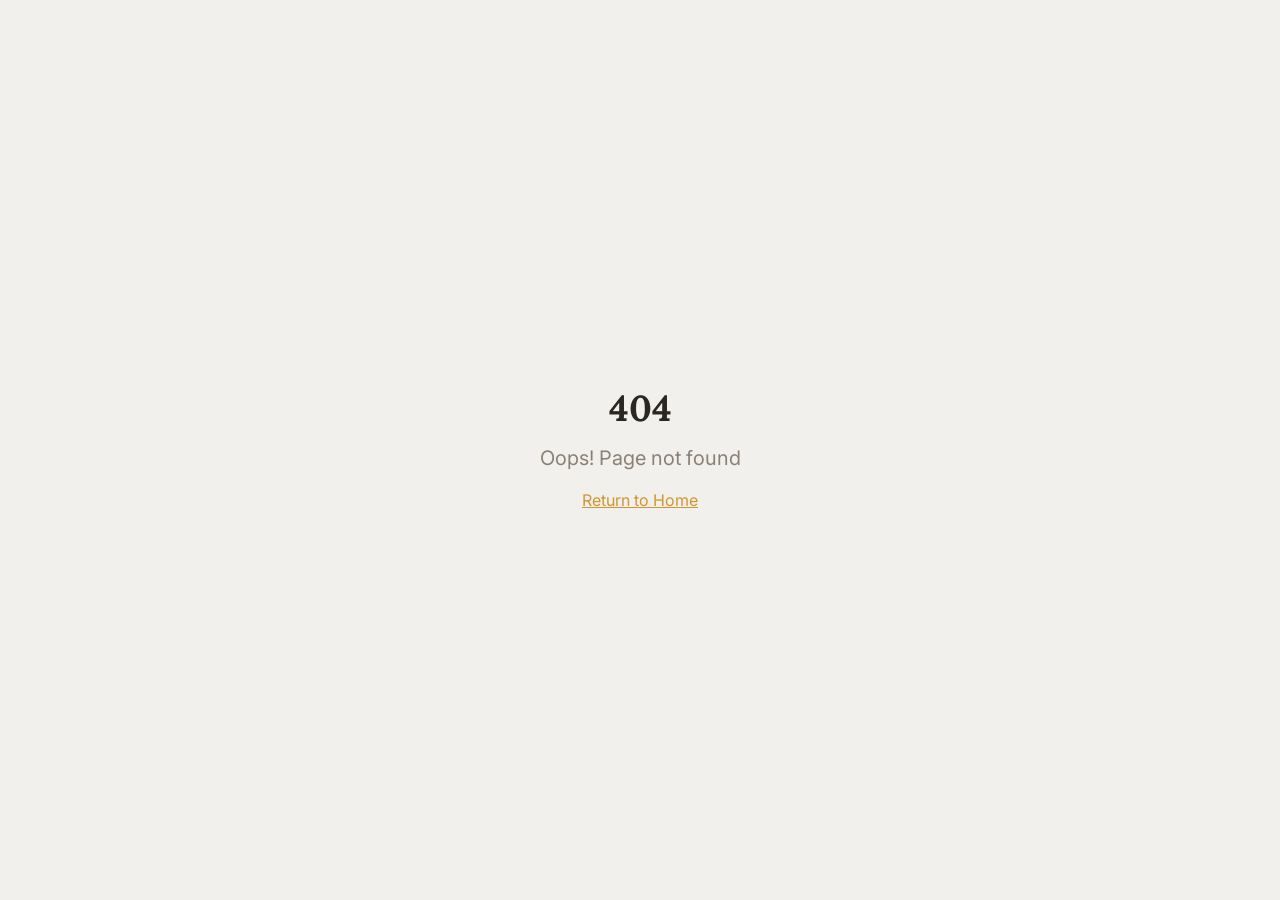
<file: index.html>
<!doctype html>
<html lang="en">
  <head>
    <meta charset="UTF-8" />
    <meta name="viewport" content="width=device-width, initial-scale=1.0" />
    <title>Sunlight Sober Living Foundation</title>
    <meta name="description" content="Sunlight Sober Living Foundation illuminates the path forward through faith-based recovery support, holistic healing, and community connection." />
    <meta name="author" content="Sunlight Sober Living Foundation" />
    <meta property="og:title" content="Sunlight Sober Living Foundation" />
    <meta property="og:description" content="Illuminating the path forward through recovery support, holistic healing, and peaceful human connection." />
    <meta property="og:type" content="website" />
    <meta property="og:url" content="https://sunlight-foundation.org/" />
    <meta name="twitter:card" content="summary_large_image" />
    <script type="module" crossorigin src="/assets/index-BUcskFN9.js"></script>
    <link rel="stylesheet" crossorigin href="/assets/index-LwtT0N5F.css">
  </head>
  <body>
    <div id="root"></div>
    <script>
      window.addEventListener('DOMContentLoaded', () => {
        const missionStatement = 'We believe recovery should be seen, supported, and celebrated. Through compassion, community partnerships, and practical support, Sunlight Sober Living Foundation works alongside people in recovery, peer support specialists, families, and local leaders to challenge stigma and help more people find their way forward.';
        const contactEmail = 'info@sunlightrecovery.org';
        const donationLevels = [
          {
            name: 'Bronze',
            amount: '$25 and under',
            headline: 'Welcome-home essentials',
            description: 'Helps provide personal hygiene items, feminine products, toiletries, and the basic necessities someone may need when they first walk through the door.',
          },
          {
            name: 'Silver',
            amount: '$240',
            headline: 'One week of resident support',
            description: 'Funds one week of rent support, giving a resident breathing room as they focus on recovery, search for work, and begin building financial stability.',
          },
          {
            name: 'Gold',
            amount: '$480',
            headline: 'Two weeks of stability',
            description: 'Provides two weeks of rent support, helping someone stay grounded in a safe recovery environment while they take the next steps toward independence.',
          },
          {
            name: 'Platinum',
            amount: '$960',
            headline: 'Four weeks of a fresh start',
            description: 'Covers four weeks of resident support, offering meaningful stability during the early stage of a new recovery journey.',
          },
        ];

        const normalize = (text) => (text || '').replace(/\s+/g, ' ').trim();
        const findByText = (selector, text) => Array.from(document.querySelectorAll(selector))
          .find((element) => normalize(element.textContent) === text);
        const findSectionByHeading = (headingText) => {
          const heading = findByText('h1, h2, h3, h4', headingText);
          if (!heading) return null;
          return heading.closest('section') || heading.closest('footer') || heading.closest('div');
        };
        const scrollToTarget = (target) => {
          if (target) target.scrollIntoView({ behavior: 'smooth', block: 'start' });
        };
        const wireClick = (element, handler) => {
          if (!element || element.dataset.sunlightWired === 'true') return;
          element.dataset.sunlightWired = 'true';
          element.setAttribute('role', element.tagName === 'A' ? 'link' : 'button');
          element.addEventListener('click', (event) => {
            event.preventDefault();
            handler();
          });
        };
        const mailTo = (subject) => {
          window.location.href = `mailto:${contactEmail}?subject=${encodeURIComponent(subject)}`;
        };
        const openDonatePage = () => {
          window.location.href = '/donate.html';
        };
        const createDonationSection = () => {
          if (document.querySelector('[data-sunlight-donations]')) {
            return document.querySelector('[data-sunlight-donations]');
          }

          const section = document.createElement('section');
          section.dataset.sunlightDonations = 'true';
          section.style.background = '#fcfaf5';
          section.style.padding = '5rem 1.5rem';
          section.innerHTML = `
            <div style="max-width: 1120px; margin: 0 auto;">
              <div style="text-align: center; max-width: 760px; margin: 0 auto 3rem;">
                <p style="font-family: ui-sans-serif, system-ui, sans-serif; font-size: 0.85rem; letter-spacing: 0.24em; text-transform: uppercase; color: #d99a20; font-weight: 700; margin-bottom: 1rem;">Ways to Give</p>
                <h2 style="font-family: Georgia, 'Times New Roman', serif; font-size: clamp(2rem, 5vw, 3.5rem); line-height: 1.05; color: #2a2622; margin: 0 0 1rem;">Your donation becomes practical recovery support.</h2>
                <p style="font-family: ui-sans-serif, system-ui, sans-serif; color: #675f56; font-size: 1.08rem; line-height: 1.75; margin: 0;">Every gift helps remove one more barrier for someone choosing recovery. Contributions may help with basic necessities, food, household supplies, or temporary resident support while a person gets back on their feet.</p>
              </div>
              <div style="display: grid; grid-template-columns: repeat(auto-fit, minmax(230px, 1fr)); gap: 1.25rem;">
                ${donationLevels.map((level) => `
                  <article style="background: #ffffff; border: 1px solid rgba(42, 38, 34, 0.12); border-radius: 1.25rem; padding: 1.5rem; box-shadow: 0 18px 45px rgba(42, 38, 34, 0.08); display: flex; flex-direction: column; min-height: 100%;">
                    <p style="font-family: ui-sans-serif, system-ui, sans-serif; text-transform: uppercase; letter-spacing: 0.18em; color: #d99a20; font-size: 0.75rem; font-weight: 800; margin: 0 0 0.65rem;">${level.name}</p>
                    <h3 style="font-family: Georgia, 'Times New Roman', serif; color: #2a2622; font-size: 1.9rem; margin: 0 0 0.75rem;">${level.amount}</h3>
                    <p style="font-family: ui-sans-serif, system-ui, sans-serif; color: #2a2622; font-weight: 700; margin: 0 0 0.7rem;">${level.headline}</p>
                    <p style="font-family: ui-sans-serif, system-ui, sans-serif; color: #675f56; line-height: 1.65; margin: 0 0 1.25rem; flex: 1;">${level.description}</p>
                    <button data-sunlight-donation-level="${level.name}" style="border: 0; border-radius: 999px; background: #d99a20; color: white; font-weight: 800; padding: 0.85rem 1rem; cursor: pointer; box-shadow: 0 10px 22px rgba(217, 154, 32, 0.24);">Give ${level.amount}</button>
                  </article>
                `).join('')}
              </div>
              <div style="margin-top: 1.5rem; background: #2a2622; color: white; border-radius: 1.25rem; padding: clamp(1.5rem, 4vw, 2.25rem); display: grid; grid-template-columns: minmax(0, 1fr); gap: 1rem;">
                <div>
                  <p style="font-family: ui-sans-serif, system-ui, sans-serif; text-transform: uppercase; letter-spacing: 0.18em; color: #f2c14e; font-size: 0.75rem; font-weight: 800; margin: 0 0 0.65rem;">Food & Household Support</p>
                  <h3 style="font-family: Georgia, 'Times New Roman', serif; font-size: clamp(1.6rem, 4vw, 2.3rem); margin: 0 0 0.75rem;">In-kind donations matter, too.</h3>
                  <p style="font-family: ui-sans-serif, system-ui, sans-serif; color: rgba(255,255,255,0.72); line-height: 1.7; margin: 0;">Shelf-stable food, grocery gift cards, cleaning supplies, paper products, laundry detergent, bedding, towels, and household basics help residents feel cared for while they focus on recovery.</p>
                </div>
                <button data-sunlight-in-kind style="justify-self: start; border: 1px solid rgba(255,255,255,0.3); border-radius: 999px; background: transparent; color: white; font-weight: 800; padding: 0.85rem 1.2rem; cursor: pointer;">Coordinate an item donation</button>
              </div>
            </div>
          `;
          return section;
        };
        const enhancePage = () => {
          const missionSection = findSectionByHeading('Rooted in Faith, Guided by Compassion');
          const programsSection = findSectionByHeading('Pillars of Support');
          const leadershipSection = findSectionByHeading('Transparency & Leadership');
          const footer = document.querySelector('footer') || findSectionByHeading('Stay Connected');
          let donationSection = document.querySelector('[data-sunlight-donations]');

          if (missionSection && !document.querySelector('[data-sunlight-mission-statement]')) {
            const missionParagraph = Array.from(missionSection.querySelectorAll('p'))
              .find((paragraph) => normalize(paragraph.textContent).startsWith('Rooted in faith'));
            if (missionParagraph) {
              const paragraph = document.createElement('p');
              paragraph.dataset.sunlightMissionStatement = 'true';
              paragraph.className = missionParagraph.className;
              paragraph.style.marginTop = '1.25rem';
              paragraph.textContent = missionStatement;
              missionParagraph.insertAdjacentElement('afterend', paragraph);
            }
          }

          if (footer && !donationSection) {
            donationSection = createDonationSection();
            footer.insertAdjacentElement('beforebegin', donationSection);
          }

          Array.from(document.querySelectorAll('[data-sunlight-donation-level]')).forEach((button) => {
            wireClick(button, openDonatePage);
          });
          wireClick(document.querySelector('[data-sunlight-in-kind]'), () => mailTo('Food and household item donation for Sunlight Sober Living Foundation'));

          Array.from(document.querySelectorAll('a, button')).forEach((element) => {
            const label = normalize(element.textContent);
            if (label === 'SunlightSLF') wireClick(element, () => window.scrollTo({ top: 0, behavior: 'smooth' }));
            if (label === 'Mission' || label === 'Our Mission') wireClick(element, () => scrollToTarget(missionSection));
            if (label === 'Programs') wireClick(element, () => scrollToTarget(programsSection));
            if (label === 'Leadership') wireClick(element, () => scrollToTarget(leadershipSection));
            if (label === 'Get Involved' || label === 'Contact' || label === 'Contact Us') wireClick(element, () => scrollToTarget(footer));
            if (label === 'Donate') wireClick(element, openDonatePage);
            if (label === 'Subscribe') wireClick(element, () => mailTo('Subscribe me to Sunlight Foundation updates'));
            if (label.includes(contactEmail)) {
              element.setAttribute('href', `mailto:${contactEmail}`);
            }
          });
        };

        enhancePage();
        new MutationObserver(enhancePage).observe(document.getElementById('root'), {
          childList: true,
          subtree: true,
        });
      });
    </script>
  </body>
</html>
</file>
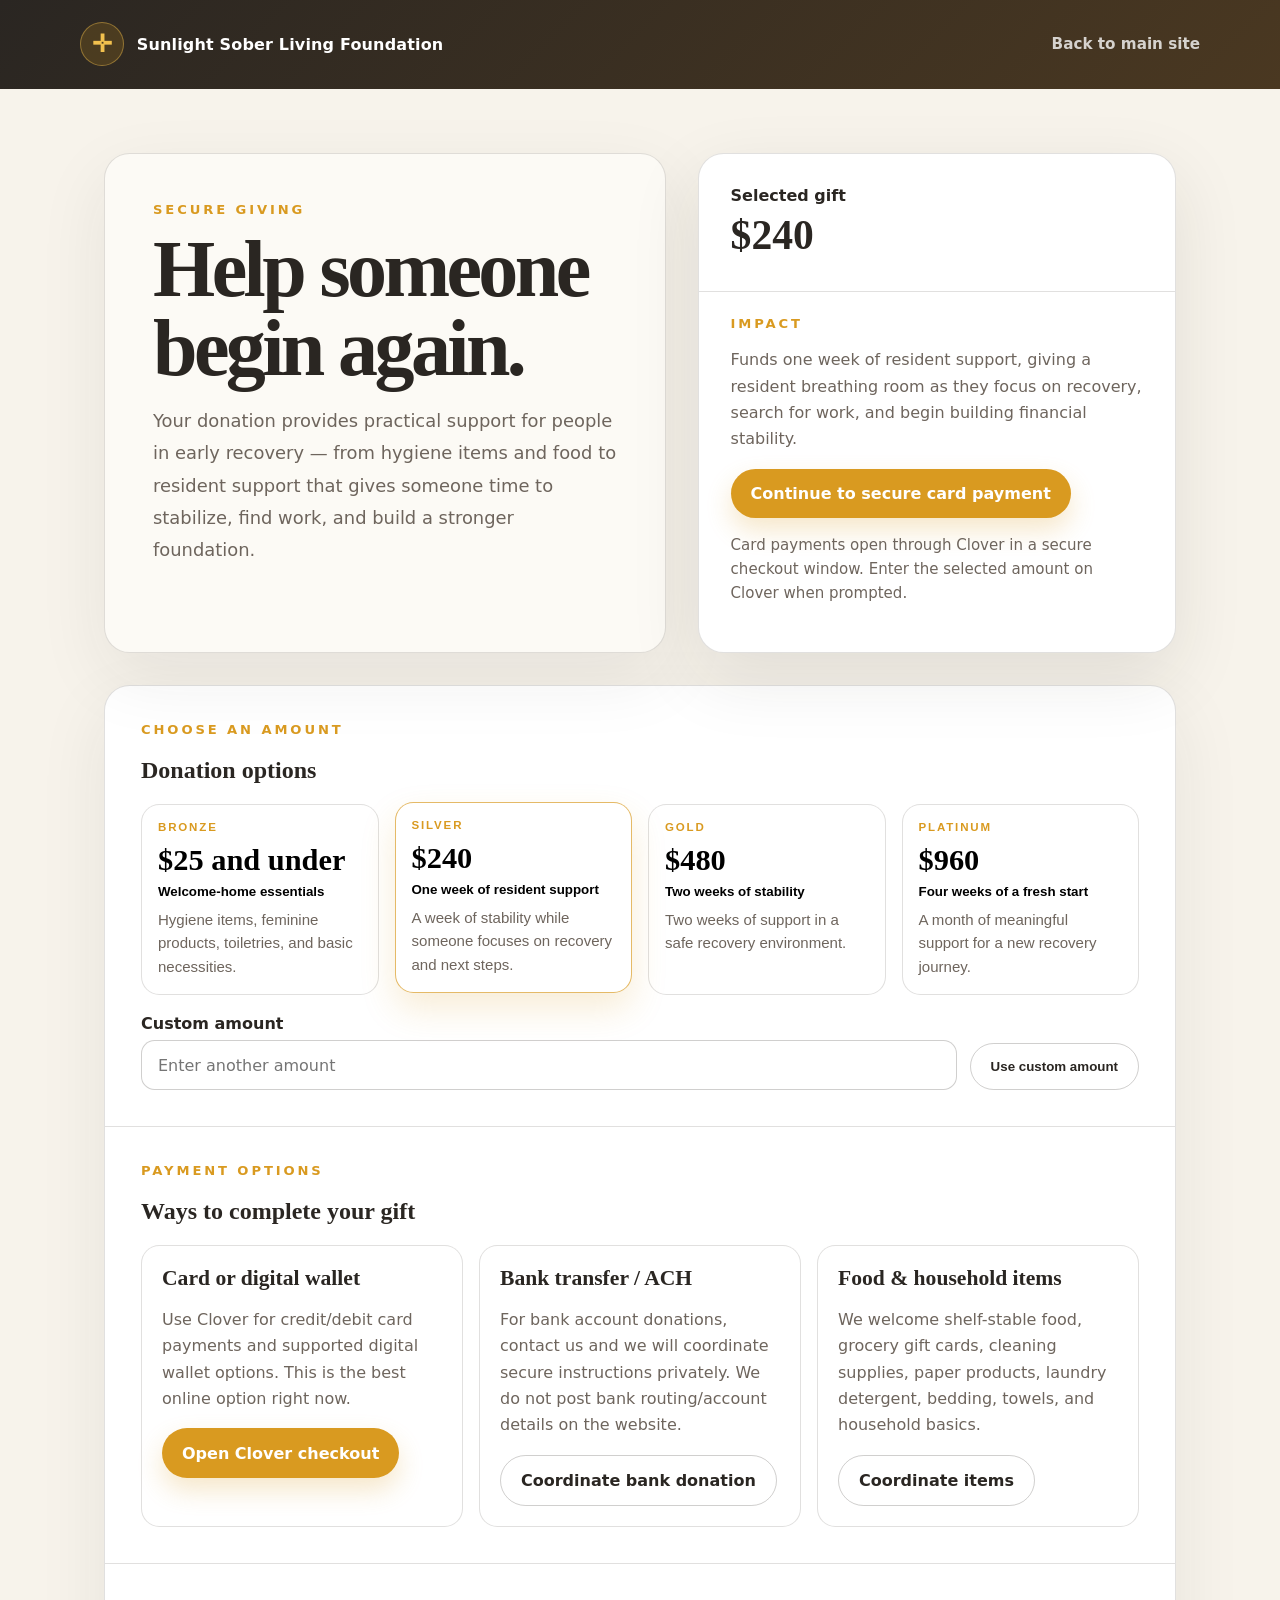
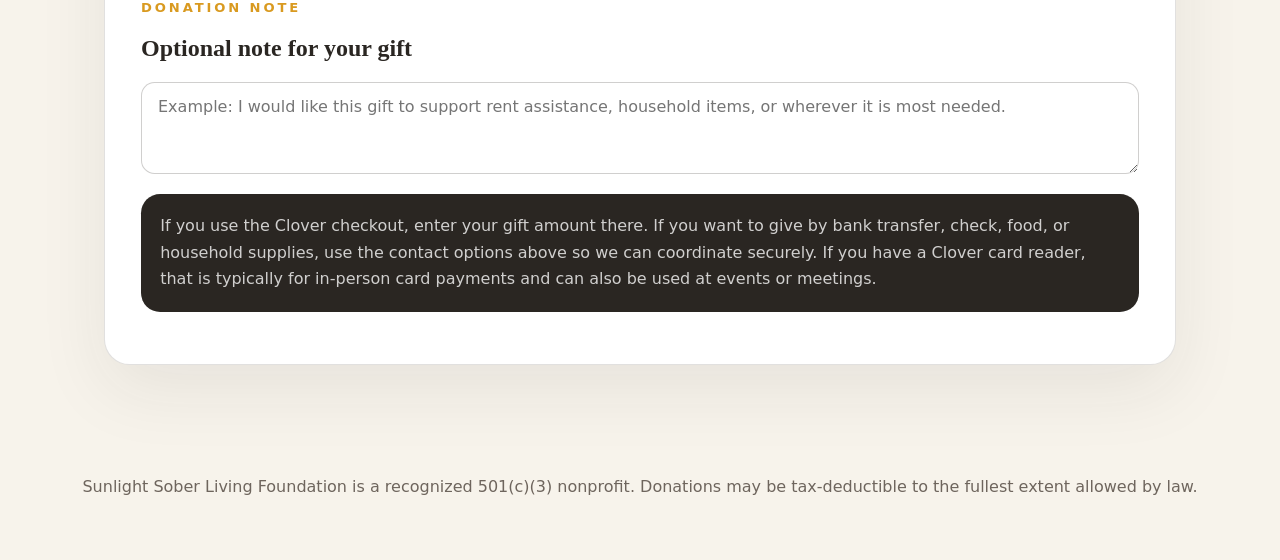
<file: donate.html>
<!doctype html>
<html lang="en">
  <head>
    <meta charset="UTF-8" />
    <meta name="viewport" content="width=device-width, initial-scale=1.0" />
    <title>Donate | Sunlight Sober Living Foundation</title>
    <meta name="description" content="Support Sunlight Sober Living Foundation with a secure donation, bank transfer inquiry, or in-kind food and household item donation." />
    <meta name="author" content="Sunlight Sober Living Foundation" />
    <meta property="og:title" content="Donate | Sunlight Sober Living Foundation" />
    <meta property="og:description" content="Your gift provides practical support, resident stability, essentials, food, and household supplies for people beginning their recovery journey." />
    <meta property="og:type" content="website" />
    <meta property="og:url" content="https://sunlight-foundation.org/donate.html" />
    <style>
      :root {
        --sunlight-gold: #d99a20;
        --sunlight-gold-dark: #b77912;
        --sunlight-cream: #fcfaf5;
        --sunlight-ink: #2a2622;
        --sunlight-muted: #6e655d;
        --sunlight-line: rgba(42, 38, 34, 0.14);
        --sunlight-white: #ffffff;
      }

      * {
        box-sizing: border-box;
      }

      body {
        margin: 0;
        font-family: ui-sans-serif, system-ui, -apple-system, BlinkMacSystemFont, "Segoe UI", sans-serif;
        color: var(--sunlight-ink);
        background: #f7f3eb;
      }

      a {
        color: inherit;
      }

      .topbar {
        background: linear-gradient(135deg, #2a2622, #4a3821);
        color: var(--sunlight-white);
        padding: 1.4rem 1.5rem;
      }

      .topbar-inner {
        max-width: 1120px;
        margin: 0 auto;
        display: flex;
        align-items: center;
        justify-content: space-between;
        gap: 1rem;
      }

      .brand {
        display: flex;
        align-items: center;
        gap: 0.8rem;
        text-decoration: none;
        font-weight: 800;
        letter-spacing: 0.01em;
      }

      .brand-mark {
        width: 44px;
        height: 44px;
        border-radius: 50%;
        display: grid;
        place-items: center;
        background: rgba(217, 154, 32, 0.18);
        border: 1px solid rgba(242, 193, 78, 0.42);
        color: #f2c14e;
        font-family: Georgia, "Times New Roman", serif;
        font-size: 1.5rem;
      }

      .back-link {
        color: rgba(255, 255, 255, 0.78);
        text-decoration: none;
        font-weight: 700;
        font-size: 0.95rem;
      }

      .hero {
        max-width: 1120px;
        margin: 0 auto;
        padding: 4rem 1.5rem 2rem;
        display: grid;
        grid-template-columns: minmax(0, 1.08fr) minmax(310px, 0.92fr);
        gap: 2rem;
        align-items: stretch;
      }

      .hero-copy {
        background: var(--sunlight-cream);
        border: 1px solid var(--sunlight-line);
        border-radius: 1.6rem;
        padding: clamp(1.6rem, 4vw, 3rem);
        box-shadow: 0 24px 70px rgba(42, 38, 34, 0.08);
      }

      .eyebrow {
        margin: 0 0 0.85rem;
        color: var(--sunlight-gold);
        font-size: 0.82rem;
        letter-spacing: 0.22em;
        text-transform: uppercase;
        font-weight: 900;
      }

      h1, h2, h3 {
        font-family: Georgia, "Times New Roman", serif;
      }

      h1 {
        margin: 0 0 1rem;
        font-size: clamp(2.45rem, 7vw, 5rem);
        line-height: 0.98;
        letter-spacing: -0.045em;
      }

      .lead {
        color: var(--sunlight-muted);
        font-size: 1.12rem;
        line-height: 1.8;
        max-width: 58ch;
      }

      .summary-card {
        background: var(--sunlight-white);
        border: 1px solid var(--sunlight-line);
        border-radius: 1.6rem;
        box-shadow: 0 24px 70px rgba(42, 38, 34, 0.1);
        overflow: hidden;
      }

      .summary-total {
        padding: 2rem;
        border-bottom: 1px solid var(--sunlight-line);
      }

      .summary-total p {
        margin: 0 0 0.4rem;
        font-weight: 800;
      }

      .summary-total strong {
        display: block;
        font-size: 2.6rem;
        font-family: Georgia, "Times New Roman", serif;
      }

      .summary-body {
        padding: 1.5rem 2rem 2rem;
      }

      .selected-impact {
        color: var(--sunlight-muted);
        line-height: 1.65;
        min-height: 4.8rem;
      }

      .content {
        max-width: 1120px;
        margin: 0 auto;
        padding: 0 1.5rem 4rem;
      }

      .panel {
        background: var(--sunlight-white);
        border: 1px solid var(--sunlight-line);
        border-radius: 1.6rem;
        box-shadow: 0 24px 70px rgba(42, 38, 34, 0.08);
        overflow: hidden;
      }

      .panel-section {
        padding: clamp(1.4rem, 3vw, 2.25rem);
        border-bottom: 1px solid var(--sunlight-line);
      }

      .panel-section:last-child {
        border-bottom: 0;
      }

      .amount-grid {
        display: grid;
        grid-template-columns: repeat(4, minmax(0, 1fr));
        gap: 1rem;
      }

      .amount-card {
        border: 1px solid var(--sunlight-line);
        border-radius: 1.15rem;
        background: #fff;
        padding: 1rem;
        text-align: left;
        cursor: pointer;
        min-height: 185px;
        display: flex;
        flex-direction: column;
        transition: transform 180ms ease, border-color 180ms ease, box-shadow 180ms ease;
      }

      .amount-card:hover,
      .amount-card.active {
        transform: translateY(-2px);
        border-color: rgba(217, 154, 32, 0.68);
        box-shadow: 0 16px 35px rgba(217, 154, 32, 0.18);
      }

      .amount-card .tier {
        color: var(--sunlight-gold);
        letter-spacing: 0.16em;
        text-transform: uppercase;
        font-size: 0.72rem;
        font-weight: 900;
      }

      .amount-card .amount {
        margin: 0.6rem 0 0.4rem;
        font-family: Georgia, "Times New Roman", serif;
        font-size: 1.9rem;
      }

      .amount-card .headline {
        margin: 0 0 0.55rem;
        font-weight: 850;
      }

      .amount-card .details {
        margin: 0;
        color: var(--sunlight-muted);
        font-size: 0.94rem;
        line-height: 1.55;
      }

      .custom-row {
        margin-top: 1.2rem;
        display: grid;
        grid-template-columns: minmax(0, 1fr) auto;
        gap: 0.8rem;
        align-items: end;
      }

      label {
        display: block;
        font-weight: 850;
        margin-bottom: 0.45rem;
      }

      input, textarea {
        width: 100%;
        border: 1px solid rgba(42, 38, 34, 0.22);
        border-radius: 0.85rem;
        padding: 0.9rem 1rem;
        font: inherit;
        background: #fff;
      }

      textarea {
        min-height: 92px;
        resize: vertical;
      }

      .button {
        display: inline-flex;
        justify-content: center;
        align-items: center;
        border: 0;
        border-radius: 999px;
        background: var(--sunlight-gold);
        color: white;
        text-decoration: none;
        padding: 0.95rem 1.25rem;
        font-weight: 900;
        cursor: pointer;
        box-shadow: 0 12px 26px rgba(217, 154, 32, 0.24);
      }

      .button.secondary {
        background: transparent;
        color: var(--sunlight-ink);
        border: 1px solid rgba(42, 38, 34, 0.22);
        box-shadow: none;
      }

      .payment-grid {
        display: grid;
        grid-template-columns: repeat(3, minmax(0, 1fr));
        gap: 1rem;
      }

      .payment-option {
        border: 1px solid var(--sunlight-line);
        border-radius: 1.15rem;
        padding: 1.25rem;
        background: #fff;
      }

      .payment-option h3 {
        margin: 0 0 0.6rem;
        font-size: 1.35rem;
      }

      .payment-option p {
        color: var(--sunlight-muted);
        line-height: 1.65;
      }

      .note {
        color: var(--sunlight-muted);
        font-size: 0.94rem;
        line-height: 1.6;
      }

      .secure-note {
        background: #2a2622;
        color: rgba(255, 255, 255, 0.78);
        border-radius: 1.2rem;
        padding: 1.2rem;
        line-height: 1.65;
      }

      footer {
        text-align: center;
        color: var(--sunlight-muted);
        padding: 2rem 1.5rem 3rem;
      }

      @media (max-width: 900px) {
        .hero, .payment-grid {
          grid-template-columns: 1fr;
        }
        .amount-grid {
          grid-template-columns: repeat(2, minmax(0, 1fr));
        }
      }

      @media (max-width: 560px) {
        .topbar-inner, .custom-row {
          grid-template-columns: 1fr;
          display: grid;
        }
        .amount-grid {
          grid-template-columns: 1fr;
        }
        .summary-total strong {
          font-size: 2rem;
        }
      }
    </style>
  </head>
  <body>
    <header class="topbar">
      <div class="topbar-inner">
        <a class="brand" href="/">
          <span class="brand-mark">✛</span>
          <span>Sunlight Sober Living Foundation</span>
        </a>
        <a class="back-link" href="/">Back to main site</a>
      </div>
    </header>

    <main>
      <section class="hero">
        <div class="hero-copy">
          <p class="eyebrow">Secure Giving</p>
          <h1>Help someone begin again.</h1>
          <p class="lead">Your donation provides practical support for people in early recovery — from hygiene items and food to resident support that gives someone time to stabilize, find work, and build a stronger foundation.</p>
        </div>
        <aside class="summary-card" aria-live="polite">
          <div class="summary-total">
            <p>Selected gift</p>
            <strong id="selectedAmount">$240</strong>
          </div>
          <div class="summary-body">
            <p class="eyebrow">Impact</p>
            <p id="selectedImpact" class="selected-impact">Funds one week of resident support, giving a resident breathing room as they focus on recovery, search for work, and begin building financial stability.</p>
            <a id="cloverButton" class="button" href="https://www.clover.com/pay-widgets/23cc109e-6d73-4fd5-b2c3-1c377420c4a2" target="_blank" rel="noopener">Continue to secure card payment</a>
            <p class="note">Card payments open through Clover in a secure checkout window. Enter the selected amount on Clover when prompted.</p>
          </div>
        </aside>
      </section>

      <section class="content">
        <div class="panel">
          <div class="panel-section">
            <p class="eyebrow">Choose an amount</p>
            <h2>Donation options</h2>
            <div class="amount-grid" id="amountGrid">
              <button class="amount-card" type="button" data-amount="25" data-label="$25 and under" data-impact="Helps provide personal hygiene items, feminine products, toiletries, and the basic necessities someone may need when they first walk through the door.">
                <span class="tier">Bronze</span>
                <strong class="amount">$25 and under</strong>
                <span class="headline">Welcome-home essentials</span>
                <span class="details">Hygiene items, feminine products, toiletries, and basic necessities.</span>
              </button>
              <button class="amount-card active" type="button" data-amount="240" data-label="$240" data-impact="Funds one week of resident support, giving a resident breathing room as they focus on recovery, search for work, and begin building financial stability.">
                <span class="tier">Silver</span>
                <strong class="amount">$240</strong>
                <span class="headline">One week of resident support</span>
                <span class="details">A week of stability while someone focuses on recovery and next steps.</span>
              </button>
              <button class="amount-card" type="button" data-amount="480" data-label="$480" data-impact="Provides two weeks of resident support, helping someone stay grounded in a safe recovery environment while they take the next steps toward independence.">
                <span class="tier">Gold</span>
                <strong class="amount">$480</strong>
                <span class="headline">Two weeks of stability</span>
                <span class="details">Two weeks of support in a safe recovery environment.</span>
              </button>
              <button class="amount-card" type="button" data-amount="960" data-label="$960" data-impact="Covers four weeks of resident support, offering meaningful stability during the early stage of a new recovery journey.">
                <span class="tier">Platinum</span>
                <strong class="amount">$960</strong>
                <span class="headline">Four weeks of a fresh start</span>
                <span class="details">A month of meaningful support for a new recovery journey.</span>
              </button>
            </div>
            <div class="custom-row">
              <div>
                <label for="customAmount">Custom amount</label>
                <input id="customAmount" inputmode="decimal" placeholder="Enter another amount" />
              </div>
              <button class="button secondary" id="customAmountButton" type="button">Use custom amount</button>
            </div>
          </div>

          <div class="panel-section">
            <p class="eyebrow">Payment options</p>
            <h2>Ways to complete your gift</h2>
            <div class="payment-grid">
              <article class="payment-option">
                <h3>Card or digital wallet</h3>
                <p>Use Clover for credit/debit card payments and supported digital wallet options. This is the best online option right now.</p>
                <a class="button" href="https://www.clover.com/pay-widgets/23cc109e-6d73-4fd5-b2c3-1c377420c4a2" target="_blank" rel="noopener">Open Clover checkout</a>
              </article>
              <article class="payment-option">
                <h3>Bank transfer / ACH</h3>
                <p>For bank account donations, contact us and we will coordinate secure instructions privately. We do not post bank routing/account details on the website.</p>
                <a class="button secondary" href="mailto:info@sunlightrecovery.org?subject=Bank%20transfer%20donation%20for%20Sunlight%20Sober%20Living%20Foundation">Coordinate bank donation</a>
              </article>
              <article class="payment-option">
                <h3>Food & household items</h3>
                <p>We welcome shelf-stable food, grocery gift cards, cleaning supplies, paper products, laundry detergent, bedding, towels, and household basics.</p>
                <a class="button secondary" href="mailto:info@sunlightrecovery.org?subject=Food%20and%20household%20item%20donation%20for%20Sunlight%20Sober%20Living%20Foundation">Coordinate items</a>
              </article>
            </div>
          </div>

          <div class="panel-section">
            <p class="eyebrow">Donation note</p>
            <h2>Optional note for your gift</h2>
            <textarea id="donationNote" placeholder="Example: I would like this gift to support rent assistance, household items, or wherever it is most needed."></textarea>
            <p class="secure-note">If you use the Clover checkout, enter your gift amount there. If you want to give by bank transfer, check, food, or household supplies, use the contact options above so we can coordinate securely. If you have a Clover card reader, that is typically for in-person card payments and can also be used at events or meetings.</p>
          </div>
        </div>
      </section>
    </main>

    <footer>
      <p>Sunlight Sober Living Foundation is a recognized 501(c)(3) nonprofit. Donations may be tax-deductible to the fullest extent allowed by law.</p>
    </footer>

    <script>
      const selectedAmount = document.getElementById('selectedAmount');
      const selectedImpact = document.getElementById('selectedImpact');
      const cards = Array.from(document.querySelectorAll('.amount-card'));
      const customInput = document.getElementById('customAmount');
      const customButton = document.getElementById('customAmountButton');

      const setGift = (label, impact, activeCard = null) => {
        selectedAmount.textContent = label;
        selectedImpact.textContent = impact;
        cards.forEach((card) => card.classList.toggle('active', card === activeCard));
      };

      cards.forEach((card) => {
        card.addEventListener('click', () => {
          setGift(card.dataset.label, card.dataset.impact, card);
        });
      });

      customButton.addEventListener('click', () => {
        const rawAmount = customInput.value.trim().replace(/^\$/, '');
        if (!rawAmount) return;
        const formatted = Number(rawAmount).toLocaleString('en-US', { style: 'currency', currency: 'USD' });
        setGift(formatted, 'A custom gift helps Sunlight Sober Living Foundation meet the most urgent needs for residents and the household.', null);
      });
    </script>
  </body>
</html>
</file>
<file: assets/index-LwtT0N5F.css>
@import"https://fonts.googleapis.com/css2?family=Lora:ital,wght@0,400;0,500;0,600;0,700;1,400&family=Inter:wght@300;400;500;600&display=swap";*,:before,:after{--tw-border-spacing-x: 0;--tw-border-spacing-y: 0;--tw-translate-x: 0;--tw-translate-y: 0;--tw-rotate: 0;--tw-skew-x: 0;--tw-skew-y: 0;--tw-scale-x: 1;--tw-scale-y: 1;--tw-pan-x: ;--tw-pan-y: ;--tw-pinch-zoom: ;--tw-scroll-snap-strictness: proximity;--tw-gradient-from-position: ;--tw-gradient-via-position: ;--tw-gradient-to-position: ;--tw-ordinal: ;--tw-slashed-zero: ;--tw-numeric-figure: ;--tw-numeric-spacing: ;--tw-numeric-fraction: ;--tw-ring-inset: ;--tw-ring-offset-width: 0px;--tw-ring-offset-color: #fff;--tw-ring-color: rgb(59 130 246 / .5);--tw-ring-offset-shadow: 0 0 #0000;--tw-ring-shadow: 0 0 #0000;--tw-shadow: 0 0 #0000;--tw-shadow-colored: 0 0 #0000;--tw-blur: ;--tw-brightness: ;--tw-contrast: ;--tw-grayscale: ;--tw-hue-rotate: ;--tw-invert: ;--tw-saturate: ;--tw-sepia: ;--tw-drop-shadow: ;--tw-backdrop-blur: ;--tw-backdrop-brightness: ;--tw-backdrop-contrast: ;--tw-backdrop-grayscale: ;--tw-backdrop-hue-rotate: ;--tw-backdrop-invert: ;--tw-backdrop-opacity: ;--tw-backdrop-saturate: ;--tw-backdrop-sepia: ;--tw-contain-size: ;--tw-contain-layout: ;--tw-contain-paint: ;--tw-contain-style: }::backdrop{--tw-border-spacing-x: 0;--tw-border-spacing-y: 0;--tw-translate-x: 0;--tw-translate-y: 0;--tw-rotate: 0;--tw-skew-x: 0;--tw-skew-y: 0;--tw-scale-x: 1;--tw-scale-y: 1;--tw-pan-x: ;--tw-pan-y: ;--tw-pinch-zoom: ;--tw-scroll-snap-strictness: proximity;--tw-gradient-from-position: ;--tw-gradient-via-position: ;--tw-gradient-to-position: ;--tw-ordinal: ;--tw-slashed-zero: ;--tw-numeric-figure: ;--tw-numeric-spacing: ;--tw-numeric-fraction: ;--tw-ring-inset: ;--tw-ring-offset-width: 0px;--tw-ring-offset-color: #fff;--tw-ring-color: rgb(59 130 246 / .5);--tw-ring-offset-shadow: 0 0 #0000;--tw-ring-shadow: 0 0 #0000;--tw-shadow: 0 0 #0000;--tw-shadow-colored: 0 0 #0000;--tw-blur: ;--tw-brightness: ;--tw-contrast: ;--tw-grayscale: ;--tw-hue-rotate: ;--tw-invert: ;--tw-saturate: ;--tw-sepia: ;--tw-drop-shadow: ;--tw-backdrop-blur: ;--tw-backdrop-brightness: ;--tw-backdrop-contrast: ;--tw-backdrop-grayscale: ;--tw-backdrop-hue-rotate: ;--tw-backdrop-invert: ;--tw-backdrop-opacity: ;--tw-backdrop-saturate: ;--tw-backdrop-sepia: ;--tw-contain-size: ;--tw-contain-layout: ;--tw-contain-paint: ;--tw-contain-style: }*,:before,:after{box-sizing:border-box;border-width:0;border-style:solid;border-color:#e5e7eb}:before,:after{--tw-content: ""}html,:host{line-height:1.5;-webkit-text-size-adjust:100%;-moz-tab-size:4;-o-tab-size:4;tab-size:4;font-family:Inter,system-ui,sans-serif;font-feature-settings:normal;font-variation-settings:normal;-webkit-tap-highlight-color:transparent}body{margin:0;line-height:inherit}hr{height:0;color:inherit;border-top-width:1px}abbr:where([title]){-webkit-text-decoration:underline dotted;text-decoration:underline dotted}h1,h2,h3,h4,h5,h6{font-size:inherit;font-weight:inherit}a{color:inherit;text-decoration:inherit}b,strong{font-weight:bolder}code,kbd,samp,pre{font-family:ui-monospace,SFMono-Regular,Menlo,Monaco,Consolas,Liberation Mono,Courier New,monospace;font-feature-settings:normal;font-variation-settings:normal;font-size:1em}small{font-size:80%}sub,sup{font-size:75%;line-height:0;position:relative;vertical-align:baseline}sub{bottom:-.25em}sup{top:-.5em}table{text-indent:0;border-color:inherit;border-collapse:collapse}button,input,optgroup,select,textarea{font-family:inherit;font-feature-settings:inherit;font-variation-settings:inherit;font-size:100%;font-weight:inherit;line-height:inherit;letter-spacing:inherit;color:inherit;margin:0;padding:0}button,select{text-transform:none}button,input:where([type=button]),input:where([type=reset]),input:where([type=submit]){-webkit-appearance:button;background-color:transparent;background-image:none}:-moz-focusring{outline:auto}:-moz-ui-invalid{box-shadow:none}progress{vertical-align:baseline}::-webkit-inner-spin-button,::-webkit-outer-spin-button{height:auto}[type=search]{-webkit-appearance:textfield;outline-offset:-2px}::-webkit-search-decoration{-webkit-appearance:none}::-webkit-file-upload-button{-webkit-appearance:button;font:inherit}summary{display:list-item}blockquote,dl,dd,h1,h2,h3,h4,h5,h6,hr,figure,p,pre{margin:0}fieldset{margin:0;padding:0}legend{padding:0}ol,ul,menu{list-style:none;margin:0;padding:0}dialog{padding:0}textarea{resize:vertical}input::-moz-placeholder,textarea::-moz-placeholder{opacity:1;color:#9ca3af}input::placeholder,textarea::placeholder{opacity:1;color:#9ca3af}button,[role=button]{cursor:pointer}:disabled{cursor:default}img,svg,video,canvas,audio,iframe,embed,object{display:block;vertical-align:middle}img,video{max-width:100%;height:auto}[hidden]:where(:not([hidden=until-found])){display:none}:root{--background: 40 33% 98%;--foreground: 30 10% 15%;--card: 0 0% 100%;--card-foreground: 30 10% 15%;--popover: 0 0% 100%;--popover-foreground: 30 10% 15%;--primary: 38 65% 50%;--primary-foreground: 0 0% 100%;--secondary: 40 20% 94%;--secondary-foreground: 30 10% 25%;--muted: 40 15% 94%;--muted-foreground: 30 8% 50%;--accent: 150 20% 40%;--accent-foreground: 0 0% 100%;--destructive: 0 84.2% 60.2%;--destructive-foreground: 210 40% 98%;--border: 35 15% 88%;--input: 35 15% 88%;--ring: 38 65% 50%;--radius: .75rem;--gold-light: 42 80% 65%;--gold-warm: 38 70% 55%;--green-sage: 150 15% 55%;--green-forest: 150 25% 35%;--cream: 40 33% 96%;--warm-gray: 30 5% 45%;--font-serif: "Lora", Georgia, serif;--font-sans: "Inter", system-ui, sans-serif;--sidebar-background: 0 0% 98%;--sidebar-foreground: 240 5.3% 26.1%;--sidebar-primary: 240 5.9% 10%;--sidebar-primary-foreground: 0 0% 98%;--sidebar-accent: 240 4.8% 95.9%;--sidebar-accent-foreground: 240 5.9% 10%;--sidebar-border: 220 13% 91%;--sidebar-ring: 217.2 91.2% 59.8%}.dark{--background: 30 10% 8%;--foreground: 40 20% 90%;--card: 30 10% 10%;--card-foreground: 40 20% 90%;--popover: 30 10% 10%;--popover-foreground: 40 20% 90%;--primary: 38 65% 50%;--primary-foreground: 0 0% 100%;--secondary: 30 10% 15%;--secondary-foreground: 40 20% 90%;--muted: 30 10% 15%;--muted-foreground: 30 8% 60%;--accent: 150 20% 40%;--accent-foreground: 0 0% 100%;--destructive: 0 62.8% 30.6%;--destructive-foreground: 210 40% 98%;--border: 30 10% 20%;--input: 30 10% 20%;--ring: 38 65% 50%;--sidebar-background: 240 5.9% 10%;--sidebar-foreground: 240 4.8% 95.9%;--sidebar-primary: 224.3 76.3% 48%;--sidebar-primary-foreground: 0 0% 100%;--sidebar-accent: 240 3.7% 15.9%;--sidebar-accent-foreground: 240 4.8% 95.9%;--sidebar-border: 240 3.7% 15.9%;--sidebar-ring: 217.2 91.2% 59.8%}*{border-color:hsl(var(--border))}body{background-color:hsl(var(--background));color:hsl(var(--foreground));font-family:var(--font-sans)}h1,h2,h3,h4{font-family:var(--font-serif)}.heading-display{font-family:var(--font-serif);line-height:1.25;letter-spacing:-.025em;color:hsl(var(--foreground))}.text-body{font-family:var(--font-sans);line-height:1.625;color:hsl(var(--muted-foreground))}.section-padding{padding:5rem 1.5rem}@media (min-width: 768px){.section-padding{padding:7rem 3rem}}@media (min-width: 1024px){.section-padding{padding-top:8rem;padding-bottom:8rem}}.hero-overlay{background:linear-gradient(to bottom,#1c1a174d,#1c1a1780,#1c1a17b3)}.sr-only{position:absolute;width:1px;height:1px;padding:0;margin:-1px;overflow:hidden;clip:rect(0,0,0,0);white-space:nowrap;border-width:0}.pointer-events-none{pointer-events:none}.pointer-events-auto{pointer-events:auto}.visible{visibility:visible}.invisible{visibility:hidden}.fixed{position:fixed}.absolute{position:absolute}.relative{position:relative}.inset-0{top:0;right:0;bottom:0;left:0}.inset-x-0{left:0;right:0}.inset-y-0{top:0;bottom:0}.-bottom-12{bottom:-3rem}.-left-12{left:-3rem}.-right-12{right:-3rem}.-top-12{top:-3rem}.bottom-0{bottom:0}.bottom-8{bottom:2rem}.left-0{left:0}.left-1{left:.25rem}.left-1\/2{left:50%}.left-2{left:.5rem}.left-\[50\%\]{left:50%}.right-0{right:0}.right-1{right:.25rem}.right-2{right:.5rem}.right-3{right:.75rem}.right-4{right:1rem}.top-0{top:0}.top-1\.5{top:.375rem}.top-1\/2{top:50%}.top-2{top:.5rem}.top-3\.5{top:.875rem}.top-4{top:1rem}.top-\[1px\]{top:1px}.top-\[50\%\]{top:50%}.top-\[60\%\]{top:60%}.top-full{top:100%}.z-10{z-index:10}.z-20{z-index:20}.z-50{z-index:50}.z-\[100\]{z-index:100}.z-\[1\]{z-index:1}.-mx-1{margin-left:-.25rem;margin-right:-.25rem}.mx-2{margin-left:.5rem;margin-right:.5rem}.mx-3\.5{margin-left:.875rem;margin-right:.875rem}.mx-auto{margin-left:auto;margin-right:auto}.my-0\.5{margin-top:.125rem;margin-bottom:.125rem}.my-1{margin-top:.25rem;margin-bottom:.25rem}.-ml-4{margin-left:-1rem}.-mt-4{margin-top:-1rem}.mb-1{margin-bottom:.25rem}.mb-10{margin-bottom:2.5rem}.mb-16{margin-bottom:4rem}.mb-2{margin-bottom:.5rem}.mb-20{margin-bottom:5rem}.mb-3{margin-bottom:.75rem}.mb-4{margin-bottom:1rem}.mb-5{margin-bottom:1.25rem}.mb-6{margin-bottom:1.5rem}.mb-8{margin-bottom:2rem}.ml-1{margin-left:.25rem}.ml-8{margin-left:2rem}.ml-auto{margin-left:auto}.mr-2{margin-right:.5rem}.mt-1{margin-top:.25rem}.mt-1\.5{margin-top:.375rem}.mt-12{margin-top:3rem}.mt-2{margin-top:.5rem}.mt-24{margin-top:6rem}.mt-4{margin-top:1rem}.mt-6{margin-top:1.5rem}.mt-auto{margin-top:auto}.block{display:block}.flex{display:flex}.inline-flex{display:inline-flex}.table{display:table}.grid{display:grid}.hidden{display:none}.aspect-square{aspect-ratio:1 / 1}.aspect-video{aspect-ratio:16 / 9}.size-4{width:1rem;height:1rem}.h-1\.5{height:.375rem}.h-10{height:2.5rem}.h-11{height:2.75rem}.h-12{height:3rem}.h-14{height:3.5rem}.h-16{height:4rem}.h-2{height:.5rem}.h-2\.5{height:.625rem}.h-20{height:5rem}.h-3{height:.75rem}.h-3\.5{height:.875rem}.h-4{height:1rem}.h-5{height:1.25rem}.h-6{height:1.5rem}.h-64{height:16rem}.h-7{height:1.75rem}.h-8{height:2rem}.h-80{height:20rem}.h-9{height:2.25rem}.h-\[1px\]{height:1px}.h-\[var\(--radix-navigation-menu-viewport-height\)\]{height:var(--radix-navigation-menu-viewport-height)}.h-\[var\(--radix-select-trigger-height\)\]{height:var(--radix-select-trigger-height)}.h-auto{height:auto}.h-full{height:100%}.h-px{height:1px}.h-svh{height:100svh}.max-h-96{max-height:24rem}.max-h-\[300px\]{max-height:300px}.max-h-screen{max-height:100vh}.min-h-0{min-height:0px}.min-h-\[80px\]{min-height:80px}.min-h-screen{min-height:100vh}.min-h-svh{min-height:100svh}.w-0{width:0px}.w-1{width:.25rem}.w-1\.5{width:.375rem}.w-10{width:2.5rem}.w-11{width:2.75rem}.w-12{width:3rem}.w-14{width:3.5rem}.w-16{width:4rem}.w-2{width:.5rem}.w-2\.5{width:.625rem}.w-20{width:5rem}.w-3{width:.75rem}.w-3\.5{width:.875rem}.w-3\/4{width:75%}.w-4{width:1rem}.w-5{width:1.25rem}.w-6{width:1.5rem}.w-64{width:16rem}.w-7{width:1.75rem}.w-72{width:18rem}.w-8{width:2rem}.w-9{width:2.25rem}.w-\[--sidebar-width\]{width:var(--sidebar-width)}.w-\[100px\]{width:100px}.w-\[1px\]{width:1px}.w-auto{width:auto}.w-full{width:100%}.w-max{width:-moz-max-content;width:max-content}.w-px{width:1px}.min-w-0{min-width:0px}.min-w-5{min-width:1.25rem}.min-w-\[12rem\]{min-width:12rem}.min-w-\[8rem\]{min-width:8rem}.min-w-\[var\(--radix-select-trigger-width\)\]{min-width:var(--radix-select-trigger-width)}.max-w-2xl{max-width:42rem}.max-w-4xl{max-width:56rem}.max-w-6xl{max-width:72rem}.max-w-\[--skeleton-width\]{max-width:var(--skeleton-width)}.max-w-lg{max-width:32rem}.max-w-max{max-width:-moz-max-content;max-width:max-content}.max-w-md{max-width:28rem}.flex-1{flex:1 1 0%}.shrink-0{flex-shrink:0}.grow{flex-grow:1}.grow-0{flex-grow:0}.basis-full{flex-basis:100%}.caption-bottom{caption-side:bottom}.border-collapse{border-collapse:collapse}.-translate-x-1\/2{--tw-translate-x: -50%;transform:translate(var(--tw-translate-x),var(--tw-translate-y)) rotate(var(--tw-rotate)) skew(var(--tw-skew-x)) skewY(var(--tw-skew-y)) scaleX(var(--tw-scale-x)) scaleY(var(--tw-scale-y))}.-translate-x-px{--tw-translate-x: -1px;transform:translate(var(--tw-translate-x),var(--tw-translate-y)) rotate(var(--tw-rotate)) skew(var(--tw-skew-x)) skewY(var(--tw-skew-y)) scaleX(var(--tw-scale-x)) scaleY(var(--tw-scale-y))}.-translate-y-1\/2{--tw-translate-y: -50%;transform:translate(var(--tw-translate-x),var(--tw-translate-y)) rotate(var(--tw-rotate)) skew(var(--tw-skew-x)) skewY(var(--tw-skew-y)) scaleX(var(--tw-scale-x)) scaleY(var(--tw-scale-y))}.translate-x-\[-50\%\]{--tw-translate-x: -50%;transform:translate(var(--tw-translate-x),var(--tw-translate-y)) rotate(var(--tw-rotate)) skew(var(--tw-skew-x)) skewY(var(--tw-skew-y)) scaleX(var(--tw-scale-x)) scaleY(var(--tw-scale-y))}.translate-x-px{--tw-translate-x: 1px;transform:translate(var(--tw-translate-x),var(--tw-translate-y)) rotate(var(--tw-rotate)) skew(var(--tw-skew-x)) skewY(var(--tw-skew-y)) scaleX(var(--tw-scale-x)) scaleY(var(--tw-scale-y))}.translate-y-\[-50\%\]{--tw-translate-y: -50%;transform:translate(var(--tw-translate-x),var(--tw-translate-y)) rotate(var(--tw-rotate)) skew(var(--tw-skew-x)) skewY(var(--tw-skew-y)) scaleX(var(--tw-scale-x)) scaleY(var(--tw-scale-y))}.rotate-45{--tw-rotate: 45deg;transform:translate(var(--tw-translate-x),var(--tw-translate-y)) rotate(var(--tw-rotate)) skew(var(--tw-skew-x)) skewY(var(--tw-skew-y)) scaleX(var(--tw-scale-x)) scaleY(var(--tw-scale-y))}.rotate-90{--tw-rotate: 90deg;transform:translate(var(--tw-translate-x),var(--tw-translate-y)) rotate(var(--tw-rotate)) skew(var(--tw-skew-x)) skewY(var(--tw-skew-y)) scaleX(var(--tw-scale-x)) scaleY(var(--tw-scale-y))}.transform{transform:translate(var(--tw-translate-x),var(--tw-translate-y)) rotate(var(--tw-rotate)) skew(var(--tw-skew-x)) skewY(var(--tw-skew-y)) scaleX(var(--tw-scale-x)) scaleY(var(--tw-scale-y))}@keyframes pulse{50%{opacity:.5}}.animate-pulse{animation:pulse 2s cubic-bezier(.4,0,.6,1) infinite}.cursor-default{cursor:default}.cursor-pointer{cursor:pointer}.touch-none{touch-action:none}.select-none{-webkit-user-select:none;-moz-user-select:none;user-select:none}.list-none{list-style-type:none}.grid-cols-1{grid-template-columns:repeat(1,minmax(0,1fr))}.grid-cols-2{grid-template-columns:repeat(2,minmax(0,1fr))}.grid-cols-3{grid-template-columns:repeat(3,minmax(0,1fr))}.flex-row{flex-direction:row}.flex-col{flex-direction:column}.flex-col-reverse{flex-direction:column-reverse}.flex-wrap{flex-wrap:wrap}.items-start{align-items:flex-start}.items-end{align-items:flex-end}.items-center{align-items:center}.items-stretch{align-items:stretch}.justify-center{justify-content:center}.justify-between{justify-content:space-between}.gap-1{gap:.25rem}.gap-1\.5{gap:.375rem}.gap-10{gap:2.5rem}.gap-12{gap:3rem}.gap-2{gap:.5rem}.gap-3{gap:.75rem}.gap-4{gap:1rem}.gap-6{gap:1.5rem}.gap-8{gap:2rem}.space-x-1>:not([hidden])~:not([hidden]){--tw-space-x-reverse: 0;margin-right:calc(.25rem * var(--tw-space-x-reverse));margin-left:calc(.25rem * calc(1 - var(--tw-space-x-reverse)))}.space-x-4>:not([hidden])~:not([hidden]){--tw-space-x-reverse: 0;margin-right:calc(1rem * var(--tw-space-x-reverse));margin-left:calc(1rem * calc(1 - var(--tw-space-x-reverse)))}.space-y-1>:not([hidden])~:not([hidden]){--tw-space-y-reverse: 0;margin-top:calc(.25rem * calc(1 - var(--tw-space-y-reverse)));margin-bottom:calc(.25rem * var(--tw-space-y-reverse))}.space-y-1\.5>:not([hidden])~:not([hidden]){--tw-space-y-reverse: 0;margin-top:calc(.375rem * calc(1 - var(--tw-space-y-reverse)));margin-bottom:calc(.375rem * var(--tw-space-y-reverse))}.space-y-2>:not([hidden])~:not([hidden]){--tw-space-y-reverse: 0;margin-top:calc(.5rem * calc(1 - var(--tw-space-y-reverse)));margin-bottom:calc(.5rem * var(--tw-space-y-reverse))}.space-y-3>:not([hidden])~:not([hidden]){--tw-space-y-reverse: 0;margin-top:calc(.75rem * calc(1 - var(--tw-space-y-reverse)));margin-bottom:calc(.75rem * var(--tw-space-y-reverse))}.space-y-4>:not([hidden])~:not([hidden]){--tw-space-y-reverse: 0;margin-top:calc(1rem * calc(1 - var(--tw-space-y-reverse)));margin-bottom:calc(1rem * var(--tw-space-y-reverse))}.overflow-auto{overflow:auto}.overflow-hidden{overflow:hidden}.overflow-y-auto{overflow-y:auto}.overflow-x-hidden{overflow-x:hidden}.whitespace-nowrap{white-space:nowrap}.break-words{overflow-wrap:break-word}.rounded-2xl{border-radius:1rem}.rounded-\[2px\]{border-radius:2px}.rounded-\[inherit\]{border-radius:inherit}.rounded-full{border-radius:9999px}.rounded-lg{border-radius:var(--radius)}.rounded-md{border-radius:calc(var(--radius) - 2px)}.rounded-sm{border-radius:calc(var(--radius) - 4px)}.rounded-xl{border-radius:.75rem}.rounded-t-\[10px\]{border-top-left-radius:10px;border-top-right-radius:10px}.rounded-tl-sm{border-top-left-radius:calc(var(--radius) - 4px)}.border{border-width:1px}.border-2{border-width:2px}.border-\[1\.5px\]{border-width:1.5px}.border-y{border-top-width:1px;border-bottom-width:1px}.border-b{border-bottom-width:1px}.border-l{border-left-width:1px}.border-r{border-right-width:1px}.border-t{border-top-width:1px}.border-dashed{border-style:dashed}.border-\[--color-border\]{border-color:var(--color-border)}.border-border{border-color:hsl(var(--border))}.border-border\/50{border-color:hsl(var(--border) / .5)}.border-destructive{border-color:hsl(var(--destructive))}.border-destructive\/50{border-color:hsl(var(--destructive) / .5)}.border-input{border-color:hsl(var(--input))}.border-primary{border-color:hsl(var(--primary))}.border-primary-foreground\/10{border-color:hsl(var(--primary-foreground) / .1)}.border-primary-foreground\/20{border-color:hsl(var(--primary-foreground) / .2)}.border-primary-foreground\/30{border-color:hsl(var(--primary-foreground) / .3)}.border-sidebar-border{border-color:hsl(var(--sidebar-border))}.border-transparent{border-color:transparent}.border-l-transparent{border-left-color:transparent}.border-t-transparent{border-top-color:transparent}.bg-\[--color-bg\]{background-color:var(--color-bg)}.bg-accent{background-color:hsl(var(--accent))}.bg-background{background-color:hsl(var(--background))}.bg-background\/90{background-color:hsl(var(--background) / .9)}.bg-black\/80{background-color:#000c}.bg-border{background-color:hsl(var(--border))}.bg-card{background-color:hsl(var(--card))}.bg-cream{background-color:hsl(var(--cream))}.bg-destructive{background-color:hsl(var(--destructive))}.bg-foreground{background-color:hsl(var(--foreground))}.bg-muted{background-color:hsl(var(--muted))}.bg-muted\/50{background-color:hsl(var(--muted) / .5)}.bg-popover{background-color:hsl(var(--popover))}.bg-primary{background-color:hsl(var(--primary))}.bg-primary-foreground\/10{background-color:hsl(var(--primary-foreground) / .1)}.bg-primary-foreground\/60{background-color:hsl(var(--primary-foreground) / .6)}.bg-primary\/10{background-color:hsl(var(--primary) / .1)}.bg-secondary{background-color:hsl(var(--secondary))}.bg-sidebar{background-color:hsl(var(--sidebar-background))}.bg-sidebar-border{background-color:hsl(var(--sidebar-border))}.bg-transparent{background-color:transparent}.bg-gradient-to-r{background-image:linear-gradient(to right,var(--tw-gradient-stops))}.from-foreground\/40{--tw-gradient-from: hsl(var(--foreground) / .4) var(--tw-gradient-from-position);--tw-gradient-to: hsl(var(--foreground) / 0) var(--tw-gradient-to-position);--tw-gradient-stops: var(--tw-gradient-from), var(--tw-gradient-to)}.to-transparent{--tw-gradient-to: transparent var(--tw-gradient-to-position)}.fill-current{fill:currentColor}.object-cover{-o-object-fit:cover;object-fit:cover}.p-0{padding:0}.p-1{padding:.25rem}.p-2{padding:.5rem}.p-3{padding:.75rem}.p-4{padding:1rem}.p-6{padding:1.5rem}.p-8{padding:2rem}.p-\[1px\]{padding:1px}.px-1{padding-left:.25rem;padding-right:.25rem}.px-2{padding-left:.5rem;padding-right:.5rem}.px-2\.5{padding-left:.625rem;padding-right:.625rem}.px-3{padding-left:.75rem;padding-right:.75rem}.px-4{padding-left:1rem;padding-right:1rem}.px-5{padding-left:1.25rem;padding-right:1.25rem}.px-6{padding-left:1.5rem;padding-right:1.5rem}.px-8{padding-left:2rem;padding-right:2rem}.py-0\.5{padding-top:.125rem;padding-bottom:.125rem}.py-1{padding-top:.25rem;padding-bottom:.25rem}.py-1\.5{padding-top:.375rem;padding-bottom:.375rem}.py-12{padding-top:3rem;padding-bottom:3rem}.py-16{padding-top:4rem;padding-bottom:4rem}.py-2{padding-top:.5rem;padding-bottom:.5rem}.py-3{padding-top:.75rem;padding-bottom:.75rem}.py-4{padding-top:1rem;padding-bottom:1rem}.py-6{padding-top:1.5rem;padding-bottom:1.5rem}.pb-3{padding-bottom:.75rem}.pb-4{padding-bottom:1rem}.pl-2\.5{padding-left:.625rem}.pl-4{padding-left:1rem}.pl-8{padding-left:2rem}.pr-2{padding-right:.5rem}.pr-2\.5{padding-right:.625rem}.pr-8{padding-right:2rem}.pt-0{padding-top:0}.pt-1{padding-top:.25rem}.pt-3{padding-top:.75rem}.pt-4{padding-top:1rem}.pt-8{padding-top:2rem}.text-left{text-align:left}.text-center{text-align:center}.align-middle{vertical-align:middle}.font-mono{font-family:ui-monospace,SFMono-Regular,Menlo,Monaco,Consolas,Liberation Mono,Courier New,monospace}.font-sans{font-family:Inter,system-ui,sans-serif}.font-serif{font-family:Lora,Georgia,serif}.text-2xl{font-size:1.5rem;line-height:2rem}.text-3xl{font-size:1.875rem;line-height:2.25rem}.text-4xl{font-size:2.25rem;line-height:2.5rem}.text-\[0\.8rem\]{font-size:.8rem}.text-base{font-size:1rem;line-height:1.5rem}.text-lg{font-size:1.125rem;line-height:1.75rem}.text-sm{font-size:.875rem;line-height:1.25rem}.text-xl{font-size:1.25rem;line-height:1.75rem}.text-xs{font-size:.75rem;line-height:1rem}.font-bold{font-weight:700}.font-medium{font-weight:500}.font-normal{font-weight:400}.font-semibold{font-weight:600}.uppercase{text-transform:uppercase}.tabular-nums{--tw-numeric-spacing: tabular-nums;font-variant-numeric:var(--tw-ordinal) var(--tw-slashed-zero) var(--tw-numeric-figure) var(--tw-numeric-spacing) var(--tw-numeric-fraction)}.leading-none{line-height:1}.leading-relaxed{line-height:1.625}.leading-snug{line-height:1.375}.tracking-\[0\.25em\]{letter-spacing:.25em}.tracking-\[0\.3em\]{letter-spacing:.3em}.tracking-tight{letter-spacing:-.025em}.tracking-wide{letter-spacing:.025em}.tracking-wider{letter-spacing:.05em}.tracking-widest{letter-spacing:.1em}.text-accent-foreground{color:hsl(var(--accent-foreground))}.text-card-foreground{color:hsl(var(--card-foreground))}.text-current{color:currentColor}.text-destructive{color:hsl(var(--destructive))}.text-destructive-foreground{color:hsl(var(--destructive-foreground))}.text-foreground{color:hsl(var(--foreground))}.text-foreground\/50{color:hsl(var(--foreground) / .5)}.text-gold-light{color:hsl(var(--gold-light))}.text-muted-foreground{color:hsl(var(--muted-foreground))}.text-popover-foreground{color:hsl(var(--popover-foreground))}.text-primary{color:hsl(var(--primary))}.text-primary-foreground{color:hsl(var(--primary-foreground))}.text-primary-foreground\/30{color:hsl(var(--primary-foreground) / .3)}.text-primary-foreground\/40{color:hsl(var(--primary-foreground) / .4)}.text-primary-foreground\/50{color:hsl(var(--primary-foreground) / .5)}.text-primary-foreground\/60{color:hsl(var(--primary-foreground) / .6)}.text-primary-foreground\/70{color:hsl(var(--primary-foreground) / .7)}.text-primary-foreground\/80{color:hsl(var(--primary-foreground) / .8)}.text-secondary-foreground{color:hsl(var(--secondary-foreground))}.text-sidebar-foreground{color:hsl(var(--sidebar-foreground))}.text-sidebar-foreground\/70{color:hsl(var(--sidebar-foreground) / .7)}.underline{text-decoration-line:underline}.underline-offset-4{text-underline-offset:4px}.opacity-0{opacity:0}.opacity-50{opacity:.5}.opacity-60{opacity:.6}.opacity-70{opacity:.7}.opacity-90{opacity:.9}.shadow-\[0_0_0_1px_hsl\(var\(--sidebar-border\)\)\]{--tw-shadow: 0 0 0 1px hsl(var(--sidebar-border));--tw-shadow-colored: 0 0 0 1px var(--tw-shadow-color);box-shadow:var(--tw-ring-offset-shadow, 0 0 #0000),var(--tw-ring-shadow, 0 0 #0000),var(--tw-shadow)}.shadow-lg{--tw-shadow: 0 10px 15px -3px rgb(0 0 0 / .1), 0 4px 6px -4px rgb(0 0 0 / .1);--tw-shadow-colored: 0 10px 15px -3px var(--tw-shadow-color), 0 4px 6px -4px var(--tw-shadow-color);box-shadow:var(--tw-ring-offset-shadow, 0 0 #0000),var(--tw-ring-shadow, 0 0 #0000),var(--tw-shadow)}.shadow-md{--tw-shadow: 0 4px 6px -1px rgb(0 0 0 / .1), 0 2px 4px -2px rgb(0 0 0 / .1);--tw-shadow-colored: 0 4px 6px -1px var(--tw-shadow-color), 0 2px 4px -2px var(--tw-shadow-color);box-shadow:var(--tw-ring-offset-shadow, 0 0 #0000),var(--tw-ring-shadow, 0 0 #0000),var(--tw-shadow)}.shadow-none{--tw-shadow: 0 0 #0000;--tw-shadow-colored: 0 0 #0000;box-shadow:var(--tw-ring-offset-shadow, 0 0 #0000),var(--tw-ring-shadow, 0 0 #0000),var(--tw-shadow)}.shadow-sm{--tw-shadow: 0 1px 2px 0 rgb(0 0 0 / .05);--tw-shadow-colored: 0 1px 2px 0 var(--tw-shadow-color);box-shadow:var(--tw-ring-offset-shadow, 0 0 #0000),var(--tw-ring-shadow, 0 0 #0000),var(--tw-shadow)}.shadow-xl{--tw-shadow: 0 20px 25px -5px rgb(0 0 0 / .1), 0 8px 10px -6px rgb(0 0 0 / .1);--tw-shadow-colored: 0 20px 25px -5px var(--tw-shadow-color), 0 8px 10px -6px var(--tw-shadow-color);box-shadow:var(--tw-ring-offset-shadow, 0 0 #0000),var(--tw-ring-shadow, 0 0 #0000),var(--tw-shadow)}.outline-none{outline:2px solid transparent;outline-offset:2px}.outline{outline-style:solid}.ring-0{--tw-ring-offset-shadow: var(--tw-ring-inset) 0 0 0 var(--tw-ring-offset-width) var(--tw-ring-offset-color);--tw-ring-shadow: var(--tw-ring-inset) 0 0 0 calc(0px + var(--tw-ring-offset-width)) var(--tw-ring-color);box-shadow:var(--tw-ring-offset-shadow),var(--tw-ring-shadow),var(--tw-shadow, 0 0 #0000)}.ring-2{--tw-ring-offset-shadow: var(--tw-ring-inset) 0 0 0 var(--tw-ring-offset-width) var(--tw-ring-offset-color);--tw-ring-shadow: var(--tw-ring-inset) 0 0 0 calc(2px + var(--tw-ring-offset-width)) var(--tw-ring-color);box-shadow:var(--tw-ring-offset-shadow),var(--tw-ring-shadow),var(--tw-shadow, 0 0 #0000)}.ring-ring{--tw-ring-color: hsl(var(--ring))}.ring-sidebar-ring{--tw-ring-color: hsl(var(--sidebar-ring))}.ring-offset-background{--tw-ring-offset-color: hsl(var(--background))}.filter{filter:var(--tw-blur) var(--tw-brightness) var(--tw-contrast) var(--tw-grayscale) var(--tw-hue-rotate) var(--tw-invert) var(--tw-saturate) var(--tw-sepia) var(--tw-drop-shadow)}.backdrop-blur-md{--tw-backdrop-blur: blur(12px);-webkit-backdrop-filter:var(--tw-backdrop-blur) var(--tw-backdrop-brightness) var(--tw-backdrop-contrast) var(--tw-backdrop-grayscale) var(--tw-backdrop-hue-rotate) var(--tw-backdrop-invert) var(--tw-backdrop-opacity) var(--tw-backdrop-saturate) var(--tw-backdrop-sepia);backdrop-filter:var(--tw-backdrop-blur) var(--tw-backdrop-brightness) var(--tw-backdrop-contrast) var(--tw-backdrop-grayscale) var(--tw-backdrop-hue-rotate) var(--tw-backdrop-invert) var(--tw-backdrop-opacity) var(--tw-backdrop-saturate) var(--tw-backdrop-sepia)}.backdrop-blur-sm{--tw-backdrop-blur: blur(4px);-webkit-backdrop-filter:var(--tw-backdrop-blur) var(--tw-backdrop-brightness) var(--tw-backdrop-contrast) var(--tw-backdrop-grayscale) var(--tw-backdrop-hue-rotate) var(--tw-backdrop-invert) var(--tw-backdrop-opacity) var(--tw-backdrop-saturate) var(--tw-backdrop-sepia);backdrop-filter:var(--tw-backdrop-blur) var(--tw-backdrop-brightness) var(--tw-backdrop-contrast) var(--tw-backdrop-grayscale) var(--tw-backdrop-hue-rotate) var(--tw-backdrop-invert) var(--tw-backdrop-opacity) var(--tw-backdrop-saturate) var(--tw-backdrop-sepia)}.transition{transition-property:color,background-color,border-color,text-decoration-color,fill,stroke,opacity,box-shadow,transform,filter,-webkit-backdrop-filter;transition-property:color,background-color,border-color,text-decoration-color,fill,stroke,opacity,box-shadow,transform,filter,backdrop-filter;transition-property:color,background-color,border-color,text-decoration-color,fill,stroke,opacity,box-shadow,transform,filter,backdrop-filter,-webkit-backdrop-filter;transition-timing-function:cubic-bezier(.4,0,.2,1);transition-duration:.15s}.transition-\[left\,right\,width\]{transition-property:left,right,width;transition-timing-function:cubic-bezier(.4,0,.2,1);transition-duration:.15s}.transition-\[margin\,opa\]{transition-property:margin,opa;transition-timing-function:cubic-bezier(.4,0,.2,1);transition-duration:.15s}.transition-\[width\,height\,padding\]{transition-property:width,height,padding;transition-timing-function:cubic-bezier(.4,0,.2,1);transition-duration:.15s}.transition-\[width\]{transition-property:width;transition-timing-function:cubic-bezier(.4,0,.2,1);transition-duration:.15s}.transition-all{transition-property:all;transition-timing-function:cubic-bezier(.4,0,.2,1);transition-duration:.15s}.transition-colors{transition-property:color,background-color,border-color,text-decoration-color,fill,stroke;transition-timing-function:cubic-bezier(.4,0,.2,1);transition-duration:.15s}.transition-opacity{transition-property:opacity;transition-timing-function:cubic-bezier(.4,0,.2,1);transition-duration:.15s}.transition-transform{transition-property:transform;transition-timing-function:cubic-bezier(.4,0,.2,1);transition-duration:.15s}.duration-1000{transition-duration:1s}.duration-200{transition-duration:.2s}.duration-300{transition-duration:.3s}.duration-500{transition-duration:.5s}.ease-in-out{transition-timing-function:cubic-bezier(.4,0,.2,1)}.ease-linear{transition-timing-function:linear}@keyframes enter{0%{opacity:var(--tw-enter-opacity, 1);transform:translate3d(var(--tw-enter-translate-x, 0),var(--tw-enter-translate-y, 0),0) scale3d(var(--tw-enter-scale, 1),var(--tw-enter-scale, 1),var(--tw-enter-scale, 1)) rotate(var(--tw-enter-rotate, 0))}}@keyframes exit{to{opacity:var(--tw-exit-opacity, 1);transform:translate3d(var(--tw-exit-translate-x, 0),var(--tw-exit-translate-y, 0),0) scale3d(var(--tw-exit-scale, 1),var(--tw-exit-scale, 1),var(--tw-exit-scale, 1)) rotate(var(--tw-exit-rotate, 0))}}.animate-in{animation-name:enter;animation-duration:.15s;--tw-enter-opacity: initial;--tw-enter-scale: initial;--tw-enter-rotate: initial;--tw-enter-translate-x: initial;--tw-enter-translate-y: initial}.fade-in-0{--tw-enter-opacity: 0}.fade-in-80{--tw-enter-opacity: .8}.zoom-in-95{--tw-enter-scale: .95}.duration-1000{animation-duration:1s}.duration-200{animation-duration:.2s}.duration-300{animation-duration:.3s}.duration-500{animation-duration:.5s}.ease-in-out{animation-timing-function:cubic-bezier(.4,0,.2,1)}.ease-linear{animation-timing-function:linear}.file\:border-0::file-selector-button{border-width:0px}.file\:bg-transparent::file-selector-button{background-color:transparent}.file\:text-sm::file-selector-button{font-size:.875rem;line-height:1.25rem}.file\:font-medium::file-selector-button{font-weight:500}.file\:text-foreground::file-selector-button{color:hsl(var(--foreground))}.placeholder\:text-muted-foreground::-moz-placeholder{color:hsl(var(--muted-foreground))}.placeholder\:text-muted-foreground::placeholder{color:hsl(var(--muted-foreground))}.placeholder\:text-primary-foreground\/40::-moz-placeholder{color:hsl(var(--primary-foreground) / .4)}.placeholder\:text-primary-foreground\/40::placeholder{color:hsl(var(--primary-foreground) / .4)}.after\:absolute:after{content:var(--tw-content);position:absolute}.after\:-inset-2:after{content:var(--tw-content);top:-.5rem;right:-.5rem;bottom:-.5rem;left:-.5rem}.after\:inset-y-0:after{content:var(--tw-content);top:0;bottom:0}.after\:left-1\/2:after{content:var(--tw-content);left:50%}.after\:w-1:after{content:var(--tw-content);width:.25rem}.after\:w-\[2px\]:after{content:var(--tw-content);width:2px}.after\:-translate-x-1\/2:after{content:var(--tw-content);--tw-translate-x: -50%;transform:translate(var(--tw-translate-x),var(--tw-translate-y)) rotate(var(--tw-rotate)) skew(var(--tw-skew-x)) skewY(var(--tw-skew-y)) scaleX(var(--tw-scale-x)) scaleY(var(--tw-scale-y))}.first\:rounded-l-md:first-child{border-top-left-radius:calc(var(--radius) - 2px);border-bottom-left-radius:calc(var(--radius) - 2px)}.first\:border-l:first-child{border-left-width:1px}.last\:rounded-r-md:last-child{border-top-right-radius:calc(var(--radius) - 2px);border-bottom-right-radius:calc(var(--radius) - 2px)}.focus-within\:relative:focus-within{position:relative}.focus-within\:z-20:focus-within{z-index:20}.hover\:border-primary\/30:hover{border-color:hsl(var(--primary) / .3)}.hover\:bg-accent:hover{background-color:hsl(var(--accent))}.hover\:bg-destructive\/80:hover{background-color:hsl(var(--destructive) / .8)}.hover\:bg-destructive\/90:hover{background-color:hsl(var(--destructive) / .9)}.hover\:bg-muted:hover{background-color:hsl(var(--muted))}.hover\:bg-muted\/50:hover{background-color:hsl(var(--muted) / .5)}.hover\:bg-primary:hover{background-color:hsl(var(--primary))}.hover\:bg-primary-foreground\/10:hover{background-color:hsl(var(--primary-foreground) / .1)}.hover\:bg-primary\/80:hover{background-color:hsl(var(--primary) / .8)}.hover\:bg-primary\/90:hover{background-color:hsl(var(--primary) / .9)}.hover\:bg-secondary:hover{background-color:hsl(var(--secondary))}.hover\:bg-secondary\/80:hover{background-color:hsl(var(--secondary) / .8)}.hover\:bg-sidebar-accent:hover{background-color:hsl(var(--sidebar-accent))}.hover\:text-accent-foreground:hover{color:hsl(var(--accent-foreground))}.hover\:text-foreground:hover{color:hsl(var(--foreground))}.hover\:text-muted-foreground:hover{color:hsl(var(--muted-foreground))}.hover\:text-primary-foreground:hover{color:hsl(var(--primary-foreground))}.hover\:text-primary\/90:hover{color:hsl(var(--primary) / .9)}.hover\:text-sidebar-accent-foreground:hover{color:hsl(var(--sidebar-accent-foreground))}.hover\:underline:hover{text-decoration-line:underline}.hover\:opacity-100:hover{opacity:1}.hover\:shadow-\[0_0_0_1px_hsl\(var\(--sidebar-accent\)\)\]:hover{--tw-shadow: 0 0 0 1px hsl(var(--sidebar-accent));--tw-shadow-colored: 0 0 0 1px var(--tw-shadow-color);box-shadow:var(--tw-ring-offset-shadow, 0 0 #0000),var(--tw-ring-shadow, 0 0 #0000),var(--tw-shadow)}.hover\:shadow-lg:hover{--tw-shadow: 0 10px 15px -3px rgb(0 0 0 / .1), 0 4px 6px -4px rgb(0 0 0 / .1);--tw-shadow-colored: 0 10px 15px -3px var(--tw-shadow-color), 0 4px 6px -4px var(--tw-shadow-color);box-shadow:var(--tw-ring-offset-shadow, 0 0 #0000),var(--tw-ring-shadow, 0 0 #0000),var(--tw-shadow)}.hover\:shadow-xl:hover{--tw-shadow: 0 20px 25px -5px rgb(0 0 0 / .1), 0 8px 10px -6px rgb(0 0 0 / .1);--tw-shadow-colored: 0 20px 25px -5px var(--tw-shadow-color), 0 8px 10px -6px var(--tw-shadow-color);box-shadow:var(--tw-ring-offset-shadow, 0 0 #0000),var(--tw-ring-shadow, 0 0 #0000),var(--tw-shadow)}.hover\:after\:bg-sidebar-border:hover:after{content:var(--tw-content);background-color:hsl(var(--sidebar-border))}.focus\:bg-accent:focus{background-color:hsl(var(--accent))}.focus\:bg-primary:focus{background-color:hsl(var(--primary))}.focus\:text-accent-foreground:focus{color:hsl(var(--accent-foreground))}.focus\:text-primary-foreground:focus{color:hsl(var(--primary-foreground))}.focus\:opacity-100:focus{opacity:1}.focus\:outline-none:focus{outline:2px solid transparent;outline-offset:2px}.focus\:ring-2:focus{--tw-ring-offset-shadow: var(--tw-ring-inset) 0 0 0 var(--tw-ring-offset-width) var(--tw-ring-offset-color);--tw-ring-shadow: var(--tw-ring-inset) 0 0 0 calc(2px + var(--tw-ring-offset-width)) var(--tw-ring-color);box-shadow:var(--tw-ring-offset-shadow),var(--tw-ring-shadow),var(--tw-shadow, 0 0 #0000)}.focus\:ring-ring:focus{--tw-ring-color: hsl(var(--ring))}.focus\:ring-offset-2:focus{--tw-ring-offset-width: 2px}.focus-visible\:outline-none:focus-visible{outline:2px solid transparent;outline-offset:2px}.focus-visible\:ring-1:focus-visible{--tw-ring-offset-shadow: var(--tw-ring-inset) 0 0 0 var(--tw-ring-offset-width) var(--tw-ring-offset-color);--tw-ring-shadow: var(--tw-ring-inset) 0 0 0 calc(1px + var(--tw-ring-offset-width)) var(--tw-ring-color);box-shadow:var(--tw-ring-offset-shadow),var(--tw-ring-shadow),var(--tw-shadow, 0 0 #0000)}.focus-visible\:ring-2:focus-visible{--tw-ring-offset-shadow: var(--tw-ring-inset) 0 0 0 var(--tw-ring-offset-width) var(--tw-ring-offset-color);--tw-ring-shadow: var(--tw-ring-inset) 0 0 0 calc(2px + var(--tw-ring-offset-width)) var(--tw-ring-color);box-shadow:var(--tw-ring-offset-shadow),var(--tw-ring-shadow),var(--tw-shadow, 0 0 #0000)}.focus-visible\:ring-ring:focus-visible{--tw-ring-color: hsl(var(--ring))}.focus-visible\:ring-sidebar-ring:focus-visible{--tw-ring-color: hsl(var(--sidebar-ring))}.focus-visible\:ring-offset-1:focus-visible{--tw-ring-offset-width: 1px}.focus-visible\:ring-offset-2:focus-visible{--tw-ring-offset-width: 2px}.focus-visible\:ring-offset-background:focus-visible{--tw-ring-offset-color: hsl(var(--background))}.active\:bg-sidebar-accent:active{background-color:hsl(var(--sidebar-accent))}.active\:text-sidebar-accent-foreground:active{color:hsl(var(--sidebar-accent-foreground))}.disabled\:pointer-events-none:disabled{pointer-events:none}.disabled\:cursor-not-allowed:disabled{cursor:not-allowed}.disabled\:opacity-50:disabled{opacity:.5}.group\/menu-item:focus-within .group-focus-within\/menu-item\:opacity-100{opacity:1}.group:hover .group-hover\:bg-primary\/20{background-color:hsl(var(--primary) / .2)}.group\/menu-item:hover .group-hover\/menu-item\:opacity-100,.group:hover .group-hover\:opacity-100{opacity:1}.group.destructive .group-\[\.destructive\]\:border-muted\/40{border-color:hsl(var(--muted) / .4)}.group.toaster .group-\[\.toaster\]\:border-border{border-color:hsl(var(--border))}.group.toast .group-\[\.toast\]\:bg-muted{background-color:hsl(var(--muted))}.group.toast .group-\[\.toast\]\:bg-primary{background-color:hsl(var(--primary))}.group.toaster .group-\[\.toaster\]\:bg-background{background-color:hsl(var(--background))}.group.destructive .group-\[\.destructive\]\:text-red-300{--tw-text-opacity: 1;color:rgb(252 165 165 / var(--tw-text-opacity, 1))}.group.toast .group-\[\.toast\]\:text-muted-foreground{color:hsl(var(--muted-foreground))}.group.toast .group-\[\.toast\]\:text-primary-foreground{color:hsl(var(--primary-foreground))}.group.toaster .group-\[\.toaster\]\:text-foreground{color:hsl(var(--foreground))}.group.toaster .group-\[\.toaster\]\:shadow-lg{--tw-shadow: 0 10px 15px -3px rgb(0 0 0 / .1), 0 4px 6px -4px rgb(0 0 0 / .1);--tw-shadow-colored: 0 10px 15px -3px var(--tw-shadow-color), 0 4px 6px -4px var(--tw-shadow-color);box-shadow:var(--tw-ring-offset-shadow, 0 0 #0000),var(--tw-ring-shadow, 0 0 #0000),var(--tw-shadow)}.group.destructive .group-\[\.destructive\]\:hover\:border-destructive\/30:hover{border-color:hsl(var(--destructive) / .3)}.group.destructive .group-\[\.destructive\]\:hover\:bg-destructive:hover{background-color:hsl(var(--destructive))}.group.destructive .group-\[\.destructive\]\:hover\:text-destructive-foreground:hover{color:hsl(var(--destructive-foreground))}.group.destructive .group-\[\.destructive\]\:hover\:text-red-50:hover{--tw-text-opacity: 1;color:rgb(254 242 242 / var(--tw-text-opacity, 1))}.group.destructive .group-\[\.destructive\]\:focus\:ring-destructive:focus{--tw-ring-color: hsl(var(--destructive))}.group.destructive .group-\[\.destructive\]\:focus\:ring-red-400:focus{--tw-ring-opacity: 1;--tw-ring-color: rgb(248 113 113 / var(--tw-ring-opacity, 1))}.group.destructive .group-\[\.destructive\]\:focus\:ring-offset-red-600:focus{--tw-ring-offset-color: #dc2626}.peer\/menu-button:hover~.peer-hover\/menu-button\:text-sidebar-accent-foreground{color:hsl(var(--sidebar-accent-foreground))}.peer:disabled~.peer-disabled\:cursor-not-allowed{cursor:not-allowed}.peer:disabled~.peer-disabled\:opacity-70{opacity:.7}.has-\[\[data-variant\=inset\]\]\:bg-sidebar:has([data-variant=inset]){background-color:hsl(var(--sidebar-background))}.has-\[\:disabled\]\:opacity-50:has(:disabled){opacity:.5}.group\/menu-item:has([data-sidebar=menu-action]) .group-has-\[\[data-sidebar\=menu-action\]\]\/menu-item\:pr-8{padding-right:2rem}.aria-disabled\:pointer-events-none[aria-disabled=true]{pointer-events:none}.aria-disabled\:opacity-50[aria-disabled=true]{opacity:.5}.aria-selected\:bg-accent[aria-selected=true]{background-color:hsl(var(--accent))}.aria-selected\:bg-accent\/50[aria-selected=true]{background-color:hsl(var(--accent) / .5)}.aria-selected\:text-accent-foreground[aria-selected=true]{color:hsl(var(--accent-foreground))}.aria-selected\:text-muted-foreground[aria-selected=true]{color:hsl(var(--muted-foreground))}.aria-selected\:opacity-100[aria-selected=true]{opacity:1}.aria-selected\:opacity-30[aria-selected=true]{opacity:.3}.data-\[disabled\=true\]\:pointer-events-none[data-disabled=true],.data-\[disabled\]\:pointer-events-none[data-disabled]{pointer-events:none}.data-\[panel-group-direction\=vertical\]\:h-px[data-panel-group-direction=vertical]{height:1px}.data-\[panel-group-direction\=vertical\]\:w-full[data-panel-group-direction=vertical]{width:100%}.data-\[side\=bottom\]\:translate-y-1[data-side=bottom]{--tw-translate-y: .25rem;transform:translate(var(--tw-translate-x),var(--tw-translate-y)) rotate(var(--tw-rotate)) skew(var(--tw-skew-x)) skewY(var(--tw-skew-y)) scaleX(var(--tw-scale-x)) scaleY(var(--tw-scale-y))}.data-\[side\=left\]\:-translate-x-1[data-side=left]{--tw-translate-x: -.25rem;transform:translate(var(--tw-translate-x),var(--tw-translate-y)) rotate(var(--tw-rotate)) skew(var(--tw-skew-x)) skewY(var(--tw-skew-y)) scaleX(var(--tw-scale-x)) scaleY(var(--tw-scale-y))}.data-\[side\=right\]\:translate-x-1[data-side=right]{--tw-translate-x: .25rem;transform:translate(var(--tw-translate-x),var(--tw-translate-y)) rotate(var(--tw-rotate)) skew(var(--tw-skew-x)) skewY(var(--tw-skew-y)) scaleX(var(--tw-scale-x)) scaleY(var(--tw-scale-y))}.data-\[side\=top\]\:-translate-y-1[data-side=top]{--tw-translate-y: -.25rem;transform:translate(var(--tw-translate-x),var(--tw-translate-y)) rotate(var(--tw-rotate)) skew(var(--tw-skew-x)) skewY(var(--tw-skew-y)) scaleX(var(--tw-scale-x)) scaleY(var(--tw-scale-y))}.data-\[state\=checked\]\:translate-x-5[data-state=checked]{--tw-translate-x: 1.25rem;transform:translate(var(--tw-translate-x),var(--tw-translate-y)) rotate(var(--tw-rotate)) skew(var(--tw-skew-x)) skewY(var(--tw-skew-y)) scaleX(var(--tw-scale-x)) scaleY(var(--tw-scale-y))}.data-\[state\=unchecked\]\:translate-x-0[data-state=unchecked],.data-\[swipe\=cancel\]\:translate-x-0[data-swipe=cancel]{--tw-translate-x: 0px;transform:translate(var(--tw-translate-x),var(--tw-translate-y)) rotate(var(--tw-rotate)) skew(var(--tw-skew-x)) skewY(var(--tw-skew-y)) scaleX(var(--tw-scale-x)) scaleY(var(--tw-scale-y))}.data-\[swipe\=end\]\:translate-x-\[var\(--radix-toast-swipe-end-x\)\][data-swipe=end]{--tw-translate-x: var(--radix-toast-swipe-end-x);transform:translate(var(--tw-translate-x),var(--tw-translate-y)) rotate(var(--tw-rotate)) skew(var(--tw-skew-x)) skewY(var(--tw-skew-y)) scaleX(var(--tw-scale-x)) scaleY(var(--tw-scale-y))}.data-\[swipe\=move\]\:translate-x-\[var\(--radix-toast-swipe-move-x\)\][data-swipe=move]{--tw-translate-x: var(--radix-toast-swipe-move-x);transform:translate(var(--tw-translate-x),var(--tw-translate-y)) rotate(var(--tw-rotate)) skew(var(--tw-skew-x)) skewY(var(--tw-skew-y)) scaleX(var(--tw-scale-x)) scaleY(var(--tw-scale-y))}@keyframes accordion-up{0%{height:var(--radix-accordion-content-height)}to{height:0}}.data-\[state\=closed\]\:animate-accordion-up[data-state=closed]{animation:accordion-up .2s ease-out}@keyframes accordion-down{0%{height:0}to{height:var(--radix-accordion-content-height)}}.data-\[state\=open\]\:animate-accordion-down[data-state=open]{animation:accordion-down .2s ease-out}.data-\[panel-group-direction\=vertical\]\:flex-col[data-panel-group-direction=vertical]{flex-direction:column}.data-\[active\=true\]\:bg-sidebar-accent[data-active=true]{background-color:hsl(var(--sidebar-accent))}.data-\[active\]\:bg-accent\/50[data-active]{background-color:hsl(var(--accent) / .5)}.data-\[selected\=\'true\'\]\:bg-accent[data-selected=true]{background-color:hsl(var(--accent))}.data-\[state\=active\]\:bg-background[data-state=active]{background-color:hsl(var(--background))}.data-\[state\=checked\]\:bg-primary[data-state=checked]{background-color:hsl(var(--primary))}.data-\[state\=on\]\:bg-accent[data-state=on],.data-\[state\=open\]\:bg-accent[data-state=open]{background-color:hsl(var(--accent))}.data-\[state\=open\]\:bg-accent\/50[data-state=open]{background-color:hsl(var(--accent) / .5)}.data-\[state\=open\]\:bg-secondary[data-state=open]{background-color:hsl(var(--secondary))}.data-\[state\=selected\]\:bg-muted[data-state=selected]{background-color:hsl(var(--muted))}.data-\[state\=unchecked\]\:bg-input[data-state=unchecked]{background-color:hsl(var(--input))}.data-\[active\=true\]\:font-medium[data-active=true]{font-weight:500}.data-\[active\=true\]\:text-sidebar-accent-foreground[data-active=true]{color:hsl(var(--sidebar-accent-foreground))}.data-\[selected\=true\]\:text-accent-foreground[data-selected=true]{color:hsl(var(--accent-foreground))}.data-\[state\=active\]\:text-foreground[data-state=active]{color:hsl(var(--foreground))}.data-\[state\=checked\]\:text-primary-foreground[data-state=checked]{color:hsl(var(--primary-foreground))}.data-\[state\=on\]\:text-accent-foreground[data-state=on],.data-\[state\=open\]\:text-accent-foreground[data-state=open]{color:hsl(var(--accent-foreground))}.data-\[state\=open\]\:text-muted-foreground[data-state=open]{color:hsl(var(--muted-foreground))}.data-\[disabled\=true\]\:opacity-50[data-disabled=true],.data-\[disabled\]\:opacity-50[data-disabled]{opacity:.5}.data-\[state\=open\]\:opacity-100[data-state=open]{opacity:1}.data-\[state\=active\]\:shadow-sm[data-state=active]{--tw-shadow: 0 1px 2px 0 rgb(0 0 0 / .05);--tw-shadow-colored: 0 1px 2px 0 var(--tw-shadow-color);box-shadow:var(--tw-ring-offset-shadow, 0 0 #0000),var(--tw-ring-shadow, 0 0 #0000),var(--tw-shadow)}.data-\[swipe\=move\]\:transition-none[data-swipe=move]{transition-property:none}.data-\[state\=closed\]\:duration-300[data-state=closed]{transition-duration:.3s}.data-\[state\=open\]\:duration-500[data-state=open]{transition-duration:.5s}.data-\[motion\^\=from-\]\:animate-in[data-motion^=from-],.data-\[state\=open\]\:animate-in[data-state=open],.data-\[state\=visible\]\:animate-in[data-state=visible]{animation-name:enter;animation-duration:.15s;--tw-enter-opacity: initial;--tw-enter-scale: initial;--tw-enter-rotate: initial;--tw-enter-translate-x: initial;--tw-enter-translate-y: initial}.data-\[motion\^\=to-\]\:animate-out[data-motion^=to-],.data-\[state\=closed\]\:animate-out[data-state=closed],.data-\[state\=hidden\]\:animate-out[data-state=hidden],.data-\[swipe\=end\]\:animate-out[data-swipe=end]{animation-name:exit;animation-duration:.15s;--tw-exit-opacity: initial;--tw-exit-scale: initial;--tw-exit-rotate: initial;--tw-exit-translate-x: initial;--tw-exit-translate-y: initial}.data-\[motion\^\=from-\]\:fade-in[data-motion^=from-]{--tw-enter-opacity: 0}.data-\[motion\^\=to-\]\:fade-out[data-motion^=to-],.data-\[state\=closed\]\:fade-out-0[data-state=closed]{--tw-exit-opacity: 0}.data-\[state\=closed\]\:fade-out-80[data-state=closed]{--tw-exit-opacity: .8}.data-\[state\=hidden\]\:fade-out[data-state=hidden]{--tw-exit-opacity: 0}.data-\[state\=open\]\:fade-in-0[data-state=open],.data-\[state\=visible\]\:fade-in[data-state=visible]{--tw-enter-opacity: 0}.data-\[state\=closed\]\:zoom-out-95[data-state=closed]{--tw-exit-scale: .95}.data-\[state\=open\]\:zoom-in-90[data-state=open]{--tw-enter-scale: .9}.data-\[state\=open\]\:zoom-in-95[data-state=open]{--tw-enter-scale: .95}.data-\[motion\=from-end\]\:slide-in-from-right-52[data-motion=from-end]{--tw-enter-translate-x: 13rem}.data-\[motion\=from-start\]\:slide-in-from-left-52[data-motion=from-start]{--tw-enter-translate-x: -13rem}.data-\[motion\=to-end\]\:slide-out-to-right-52[data-motion=to-end]{--tw-exit-translate-x: 13rem}.data-\[motion\=to-start\]\:slide-out-to-left-52[data-motion=to-start]{--tw-exit-translate-x: -13rem}.data-\[side\=bottom\]\:slide-in-from-top-2[data-side=bottom]{--tw-enter-translate-y: -.5rem}.data-\[side\=left\]\:slide-in-from-right-2[data-side=left]{--tw-enter-translate-x: .5rem}.data-\[side\=right\]\:slide-in-from-left-2[data-side=right]{--tw-enter-translate-x: -.5rem}.data-\[side\=top\]\:slide-in-from-bottom-2[data-side=top]{--tw-enter-translate-y: .5rem}.data-\[state\=closed\]\:slide-out-to-bottom[data-state=closed]{--tw-exit-translate-y: 100%}.data-\[state\=closed\]\:slide-out-to-left[data-state=closed]{--tw-exit-translate-x: -100%}.data-\[state\=closed\]\:slide-out-to-left-1\/2[data-state=closed]{--tw-exit-translate-x: -50%}.data-\[state\=closed\]\:slide-out-to-right[data-state=closed],.data-\[state\=closed\]\:slide-out-to-right-full[data-state=closed]{--tw-exit-translate-x: 100%}.data-\[state\=closed\]\:slide-out-to-top[data-state=closed]{--tw-exit-translate-y: -100%}.data-\[state\=closed\]\:slide-out-to-top-\[48\%\][data-state=closed]{--tw-exit-translate-y: -48%}.data-\[state\=open\]\:slide-in-from-bottom[data-state=open]{--tw-enter-translate-y: 100%}.data-\[state\=open\]\:slide-in-from-left[data-state=open]{--tw-enter-translate-x: -100%}.data-\[state\=open\]\:slide-in-from-left-1\/2[data-state=open]{--tw-enter-translate-x: -50%}.data-\[state\=open\]\:slide-in-from-right[data-state=open]{--tw-enter-translate-x: 100%}.data-\[state\=open\]\:slide-in-from-top[data-state=open]{--tw-enter-translate-y: -100%}.data-\[state\=open\]\:slide-in-from-top-\[48\%\][data-state=open]{--tw-enter-translate-y: -48%}.data-\[state\=open\]\:slide-in-from-top-full[data-state=open]{--tw-enter-translate-y: -100%}.data-\[state\=closed\]\:duration-300[data-state=closed]{animation-duration:.3s}.data-\[state\=open\]\:duration-500[data-state=open]{animation-duration:.5s}.data-\[panel-group-direction\=vertical\]\:after\:left-0[data-panel-group-direction=vertical]:after{content:var(--tw-content);left:0}.data-\[panel-group-direction\=vertical\]\:after\:h-1[data-panel-group-direction=vertical]:after{content:var(--tw-content);height:.25rem}.data-\[panel-group-direction\=vertical\]\:after\:w-full[data-panel-group-direction=vertical]:after{content:var(--tw-content);width:100%}.data-\[panel-group-direction\=vertical\]\:after\:-translate-y-1\/2[data-panel-group-direction=vertical]:after{content:var(--tw-content);--tw-translate-y: -50%;transform:translate(var(--tw-translate-x),var(--tw-translate-y)) rotate(var(--tw-rotate)) skew(var(--tw-skew-x)) skewY(var(--tw-skew-y)) scaleX(var(--tw-scale-x)) scaleY(var(--tw-scale-y))}.data-\[panel-group-direction\=vertical\]\:after\:translate-x-0[data-panel-group-direction=vertical]:after{content:var(--tw-content);--tw-translate-x: 0px;transform:translate(var(--tw-translate-x),var(--tw-translate-y)) rotate(var(--tw-rotate)) skew(var(--tw-skew-x)) skewY(var(--tw-skew-y)) scaleX(var(--tw-scale-x)) scaleY(var(--tw-scale-y))}.data-\[state\=open\]\:hover\:bg-sidebar-accent:hover[data-state=open]{background-color:hsl(var(--sidebar-accent))}.data-\[state\=open\]\:hover\:text-sidebar-accent-foreground:hover[data-state=open]{color:hsl(var(--sidebar-accent-foreground))}.group[data-collapsible=offcanvas] .group-data-\[collapsible\=offcanvas\]\:left-\[calc\(var\(--sidebar-width\)\*-1\)\]{left:calc(var(--sidebar-width) * -1)}.group[data-collapsible=offcanvas] .group-data-\[collapsible\=offcanvas\]\:right-\[calc\(var\(--sidebar-width\)\*-1\)\]{right:calc(var(--sidebar-width) * -1)}.group[data-side=left] .group-data-\[side\=left\]\:-right-4{right:-1rem}.group[data-side=right] .group-data-\[side\=right\]\:left-0{left:0}.group[data-collapsible=icon] .group-data-\[collapsible\=icon\]\:-mt-8{margin-top:-2rem}.group[data-collapsible=icon] .group-data-\[collapsible\=icon\]\:hidden{display:none}.group[data-collapsible=icon] .group-data-\[collapsible\=icon\]\:\!size-8{width:2rem!important;height:2rem!important}.group[data-collapsible=icon] .group-data-\[collapsible\=icon\]\:w-\[--sidebar-width-icon\]{width:var(--sidebar-width-icon)}.group[data-collapsible=icon] .group-data-\[collapsible\=icon\]\:w-\[calc\(var\(--sidebar-width-icon\)_\+_theme\(spacing\.4\)\)\]{width:calc(var(--sidebar-width-icon) + 1rem)}.group[data-collapsible=icon] .group-data-\[collapsible\=icon\]\:w-\[calc\(var\(--sidebar-width-icon\)_\+_theme\(spacing\.4\)_\+2px\)\]{width:calc(var(--sidebar-width-icon) + 1rem + 2px)}.group[data-collapsible=offcanvas] .group-data-\[collapsible\=offcanvas\]\:w-0{width:0px}.group[data-collapsible=offcanvas] .group-data-\[collapsible\=offcanvas\]\:translate-x-0{--tw-translate-x: 0px;transform:translate(var(--tw-translate-x),var(--tw-translate-y)) rotate(var(--tw-rotate)) skew(var(--tw-skew-x)) skewY(var(--tw-skew-y)) scaleX(var(--tw-scale-x)) scaleY(var(--tw-scale-y))}.group[data-side=right] .group-data-\[side\=right\]\:rotate-180,.group[data-state=open] .group-data-\[state\=open\]\:rotate-180{--tw-rotate: 180deg;transform:translate(var(--tw-translate-x),var(--tw-translate-y)) rotate(var(--tw-rotate)) skew(var(--tw-skew-x)) skewY(var(--tw-skew-y)) scaleX(var(--tw-scale-x)) scaleY(var(--tw-scale-y))}.group[data-collapsible=icon] .group-data-\[collapsible\=icon\]\:overflow-hidden{overflow:hidden}.group[data-variant=floating] .group-data-\[variant\=floating\]\:rounded-lg{border-radius:var(--radius)}.group[data-variant=floating] .group-data-\[variant\=floating\]\:border{border-width:1px}.group[data-side=left] .group-data-\[side\=left\]\:border-r{border-right-width:1px}.group[data-side=right] .group-data-\[side\=right\]\:border-l{border-left-width:1px}.group[data-variant=floating] .group-data-\[variant\=floating\]\:border-sidebar-border{border-color:hsl(var(--sidebar-border))}.group[data-collapsible=icon] .group-data-\[collapsible\=icon\]\:\!p-0{padding:0!important}.group[data-collapsible=icon] .group-data-\[collapsible\=icon\]\:\!p-2{padding:.5rem!important}.group[data-collapsible=icon] .group-data-\[collapsible\=icon\]\:opacity-0{opacity:0}.group[data-variant=floating] .group-data-\[variant\=floating\]\:shadow{--tw-shadow: 0 1px 3px 0 rgb(0 0 0 / .1), 0 1px 2px -1px rgb(0 0 0 / .1);--tw-shadow-colored: 0 1px 3px 0 var(--tw-shadow-color), 0 1px 2px -1px var(--tw-shadow-color);box-shadow:var(--tw-ring-offset-shadow, 0 0 #0000),var(--tw-ring-shadow, 0 0 #0000),var(--tw-shadow)}.group[data-collapsible=offcanvas] .group-data-\[collapsible\=offcanvas\]\:after\:left-full:after{content:var(--tw-content);left:100%}.group[data-collapsible=offcanvas] .group-data-\[collapsible\=offcanvas\]\:hover\:bg-sidebar:hover{background-color:hsl(var(--sidebar-background))}.peer\/menu-button[data-size=default]~.peer-data-\[size\=default\]\/menu-button\:top-1\.5{top:.375rem}.peer\/menu-button[data-size=lg]~.peer-data-\[size\=lg\]\/menu-button\:top-2\.5{top:.625rem}.peer\/menu-button[data-size=sm]~.peer-data-\[size\=sm\]\/menu-button\:top-1{top:.25rem}.peer[data-variant=inset]~.peer-data-\[variant\=inset\]\:min-h-\[calc\(100svh-theme\(spacing\.4\)\)\]{min-height:calc(100svh - 1rem)}.peer\/menu-button[data-active=true]~.peer-data-\[active\=true\]\/menu-button\:text-sidebar-accent-foreground{color:hsl(var(--sidebar-accent-foreground))}.dark\:border-destructive:is(.dark *){border-color:hsl(var(--destructive))}@media (min-width: 640px){.sm\:bottom-0{bottom:0}.sm\:right-0{right:0}.sm\:top-auto{top:auto}.sm\:mt-0{margin-top:0}.sm\:flex{display:flex}.sm\:max-w-sm{max-width:24rem}.sm\:flex-row{flex-direction:row}.sm\:flex-col{flex-direction:column}.sm\:justify-end{justify-content:flex-end}.sm\:gap-2\.5{gap:.625rem}.sm\:space-x-2>:not([hidden])~:not([hidden]){--tw-space-x-reverse: 0;margin-right:calc(.5rem * var(--tw-space-x-reverse));margin-left:calc(.5rem * calc(1 - var(--tw-space-x-reverse)))}.sm\:space-x-4>:not([hidden])~:not([hidden]){--tw-space-x-reverse: 0;margin-right:calc(1rem * var(--tw-space-x-reverse));margin-left:calc(1rem * calc(1 - var(--tw-space-x-reverse)))}.sm\:space-y-0>:not([hidden])~:not([hidden]){--tw-space-y-reverse: 0;margin-top:calc(0px * calc(1 - var(--tw-space-y-reverse)));margin-bottom:calc(0px * var(--tw-space-y-reverse))}.sm\:rounded-lg{border-radius:var(--radius)}.sm\:text-left{text-align:left}.data-\[state\=open\]\:sm\:slide-in-from-bottom-full[data-state=open]{--tw-enter-translate-y: 100%}}@media (min-width: 768px){.md\:absolute{position:absolute}.md\:ml-16{margin-left:4rem}.md\:block{display:block}.md\:flex{display:flex}.md\:hidden{display:none}.md\:h-20{height:5rem}.md\:h-80{height:20rem}.md\:w-\[var\(--radix-navigation-menu-viewport-width\)\]{width:var(--radix-navigation-menu-viewport-width)}.md\:w-auto{width:auto}.md\:max-w-\[420px\]{max-width:420px}.md\:grid-cols-2{grid-template-columns:repeat(2,minmax(0,1fr))}.md\:grid-cols-3{grid-template-columns:repeat(3,minmax(0,1fr))}.md\:grid-cols-4{grid-template-columns:repeat(4,minmax(0,1fr))}.md\:text-3xl{font-size:1.875rem;line-height:2.25rem}.md\:text-4xl{font-size:2.25rem;line-height:2.5rem}.md\:text-6xl{font-size:3.75rem;line-height:1}.md\:text-lg{font-size:1.125rem;line-height:1.75rem}.md\:text-sm{font-size:.875rem;line-height:1.25rem}.md\:text-xl{font-size:1.25rem;line-height:1.75rem}.md\:opacity-0{opacity:0}.after\:md\:hidden:after{content:var(--tw-content);display:none}.peer[data-variant=inset]~.md\:peer-data-\[variant\=inset\]\:m-2{margin:.5rem}.peer[data-state=collapsed][data-variant=inset]~.md\:peer-data-\[state\=collapsed\]\:peer-data-\[variant\=inset\]\:ml-2{margin-left:.5rem}.peer[data-variant=inset]~.md\:peer-data-\[variant\=inset\]\:ml-0{margin-left:0}.peer[data-variant=inset]~.md\:peer-data-\[variant\=inset\]\:rounded-xl{border-radius:.75rem}.peer[data-variant=inset]~.md\:peer-data-\[variant\=inset\]\:shadow{--tw-shadow: 0 1px 3px 0 rgb(0 0 0 / .1), 0 1px 2px -1px rgb(0 0 0 / .1);--tw-shadow-colored: 0 1px 3px 0 var(--tw-shadow-color), 0 1px 2px -1px var(--tw-shadow-color);box-shadow:var(--tw-ring-offset-shadow, 0 0 #0000),var(--tw-ring-shadow, 0 0 #0000),var(--tw-shadow)}}@media (min-width: 1024px){.lg\:h-96{height:24rem}.lg\:grid-cols-2{grid-template-columns:repeat(2,minmax(0,1fr))}.lg\:grid-cols-3{grid-template-columns:repeat(3,minmax(0,1fr))}.lg\:gap-16{gap:4rem}.lg\:text-5xl{font-size:3rem;line-height:1}.lg\:text-7xl{font-size:4.5rem;line-height:1}}.\[\&\:has\(\[aria-selected\]\)\]\:bg-accent:has([aria-selected]){background-color:hsl(var(--accent))}.first\:\[\&\:has\(\[aria-selected\]\)\]\:rounded-l-md:has([aria-selected]):first-child{border-top-left-radius:calc(var(--radius) - 2px);border-bottom-left-radius:calc(var(--radius) - 2px)}.last\:\[\&\:has\(\[aria-selected\]\)\]\:rounded-r-md:has([aria-selected]):last-child{border-top-right-radius:calc(var(--radius) - 2px);border-bottom-right-radius:calc(var(--radius) - 2px)}.\[\&\:has\(\[aria-selected\]\.day-outside\)\]\:bg-accent\/50:has([aria-selected].day-outside){background-color:hsl(var(--accent) / .5)}.\[\&\:has\(\[aria-selected\]\.day-range-end\)\]\:rounded-r-md:has([aria-selected].day-range-end){border-top-right-radius:calc(var(--radius) - 2px);border-bottom-right-radius:calc(var(--radius) - 2px)}.\[\&\:has\(\[role\=checkbox\]\)\]\:pr-0:has([role=checkbox]){padding-right:0}.\[\&\>button\]\:hidden>button{display:none}.\[\&\>span\:last-child\]\:truncate>span:last-child{overflow:hidden;text-overflow:ellipsis;white-space:nowrap}.\[\&\>span\]\:line-clamp-1>span{overflow:hidden;display:-webkit-box;-webkit-box-orient:vertical;-webkit-line-clamp:1}.\[\&\>svg\+div\]\:translate-y-\[-3px\]>svg+div{--tw-translate-y: -3px;transform:translate(var(--tw-translate-x),var(--tw-translate-y)) rotate(var(--tw-rotate)) skew(var(--tw-skew-x)) skewY(var(--tw-skew-y)) scaleX(var(--tw-scale-x)) scaleY(var(--tw-scale-y))}.\[\&\>svg\]\:absolute>svg{position:absolute}.\[\&\>svg\]\:left-4>svg{left:1rem}.\[\&\>svg\]\:top-4>svg{top:1rem}.\[\&\>svg\]\:size-3\.5>svg{width:.875rem;height:.875rem}.\[\&\>svg\]\:size-4>svg{width:1rem;height:1rem}.\[\&\>svg\]\:h-2\.5>svg{height:.625rem}.\[\&\>svg\]\:h-3>svg{height:.75rem}.\[\&\>svg\]\:w-2\.5>svg{width:.625rem}.\[\&\>svg\]\:w-3>svg{width:.75rem}.\[\&\>svg\]\:shrink-0>svg{flex-shrink:0}.\[\&\>svg\]\:text-destructive>svg{color:hsl(var(--destructive))}.\[\&\>svg\]\:text-foreground>svg{color:hsl(var(--foreground))}.\[\&\>svg\]\:text-muted-foreground>svg{color:hsl(var(--muted-foreground))}.\[\&\>svg\]\:text-sidebar-accent-foreground>svg{color:hsl(var(--sidebar-accent-foreground))}.\[\&\>svg\~\*\]\:pl-7>svg~*{padding-left:1.75rem}.\[\&\>tr\]\:last\:border-b-0:last-child>tr{border-bottom-width:0px}.\[\&\[data-panel-group-direction\=vertical\]\>div\]\:rotate-90[data-panel-group-direction=vertical]>div{--tw-rotate: 90deg;transform:translate(var(--tw-translate-x),var(--tw-translate-y)) rotate(var(--tw-rotate)) skew(var(--tw-skew-x)) skewY(var(--tw-skew-y)) scaleX(var(--tw-scale-x)) scaleY(var(--tw-scale-y))}.\[\&\[data-state\=open\]\>svg\]\:rotate-180[data-state=open]>svg{--tw-rotate: 180deg;transform:translate(var(--tw-translate-x),var(--tw-translate-y)) rotate(var(--tw-rotate)) skew(var(--tw-skew-x)) skewY(var(--tw-skew-y)) scaleX(var(--tw-scale-x)) scaleY(var(--tw-scale-y))}.\[\&_\.recharts-cartesian-axis-tick_text\]\:fill-muted-foreground .recharts-cartesian-axis-tick text{fill:hsl(var(--muted-foreground))}.\[\&_\.recharts-cartesian-grid_line\[stroke\=\'\#ccc\'\]\]\:stroke-border\/50 .recharts-cartesian-grid line[stroke="#ccc"]{stroke:hsl(var(--border) / .5)}.\[\&_\.recharts-curve\.recharts-tooltip-cursor\]\:stroke-border .recharts-curve.recharts-tooltip-cursor{stroke:hsl(var(--border))}.\[\&_\.recharts-dot\[stroke\=\'\#fff\'\]\]\:stroke-transparent .recharts-dot[stroke="#fff"]{stroke:transparent}.\[\&_\.recharts-layer\]\:outline-none .recharts-layer{outline:2px solid transparent;outline-offset:2px}.\[\&_\.recharts-polar-grid_\[stroke\=\'\#ccc\'\]\]\:stroke-border .recharts-polar-grid [stroke="#ccc"]{stroke:hsl(var(--border))}.\[\&_\.recharts-radial-bar-background-sector\]\:fill-muted .recharts-radial-bar-background-sector,.\[\&_\.recharts-rectangle\.recharts-tooltip-cursor\]\:fill-muted .recharts-rectangle.recharts-tooltip-cursor{fill:hsl(var(--muted))}.\[\&_\.recharts-reference-line_\[stroke\=\'\#ccc\'\]\]\:stroke-border .recharts-reference-line [stroke="#ccc"]{stroke:hsl(var(--border))}.\[\&_\.recharts-sector\[stroke\=\'\#fff\'\]\]\:stroke-transparent .recharts-sector[stroke="#fff"]{stroke:transparent}.\[\&_\.recharts-sector\]\:outline-none .recharts-sector,.\[\&_\.recharts-surface\]\:outline-none .recharts-surface{outline:2px solid transparent;outline-offset:2px}.\[\&_\[cmdk-group-heading\]\]\:px-2 [cmdk-group-heading]{padding-left:.5rem;padding-right:.5rem}.\[\&_\[cmdk-group-heading\]\]\:py-1\.5 [cmdk-group-heading]{padding-top:.375rem;padding-bottom:.375rem}.\[\&_\[cmdk-group-heading\]\]\:text-xs [cmdk-group-heading]{font-size:.75rem;line-height:1rem}.\[\&_\[cmdk-group-heading\]\]\:font-medium [cmdk-group-heading]{font-weight:500}.\[\&_\[cmdk-group-heading\]\]\:text-muted-foreground [cmdk-group-heading]{color:hsl(var(--muted-foreground))}.\[\&_\[cmdk-group\]\:not\(\[hidden\]\)_\~\[cmdk-group\]\]\:pt-0 [cmdk-group]:not([hidden])~[cmdk-group]{padding-top:0}.\[\&_\[cmdk-group\]\]\:px-2 [cmdk-group]{padding-left:.5rem;padding-right:.5rem}.\[\&_\[cmdk-input-wrapper\]_svg\]\:h-5 [cmdk-input-wrapper] svg{height:1.25rem}.\[\&_\[cmdk-input-wrapper\]_svg\]\:w-5 [cmdk-input-wrapper] svg{width:1.25rem}.\[\&_\[cmdk-input\]\]\:h-12 [cmdk-input]{height:3rem}.\[\&_\[cmdk-item\]\]\:px-2 [cmdk-item]{padding-left:.5rem;padding-right:.5rem}.\[\&_\[cmdk-item\]\]\:py-3 [cmdk-item]{padding-top:.75rem;padding-bottom:.75rem}.\[\&_\[cmdk-item\]_svg\]\:h-5 [cmdk-item] svg{height:1.25rem}.\[\&_\[cmdk-item\]_svg\]\:w-5 [cmdk-item] svg{width:1.25rem}.\[\&_p\]\:leading-relaxed p{line-height:1.625}.\[\&_svg\]\:pointer-events-none svg{pointer-events:none}.\[\&_svg\]\:size-4 svg{width:1rem;height:1rem}.\[\&_svg\]\:shrink-0 svg{flex-shrink:0}.\[\&_tr\:last-child\]\:border-0 tr:last-child{border-width:0px}.\[\&_tr\]\:border-b tr{border-bottom-width:1px}[data-side=left][data-collapsible=offcanvas] .\[\[data-side\=left\]\[data-collapsible\=offcanvas\]_\&\]\:-right-2{right:-.5rem}[data-side=left][data-state=collapsed] .\[\[data-side\=left\]\[data-state\=collapsed\]_\&\]\:cursor-e-resize{cursor:e-resize}[data-side=left] .\[\[data-side\=left\]_\&\]\:cursor-w-resize{cursor:w-resize}[data-side=right][data-collapsible=offcanvas] .\[\[data-side\=right\]\[data-collapsible\=offcanvas\]_\&\]\:-left-2{left:-.5rem}[data-side=right][data-state=collapsed] .\[\[data-side\=right\]\[data-state\=collapsed\]_\&\]\:cursor-w-resize{cursor:w-resize}[data-side=right] .\[\[data-side\=right\]_\&\]\:cursor-e-resize{cursor:e-resize}
</file>
